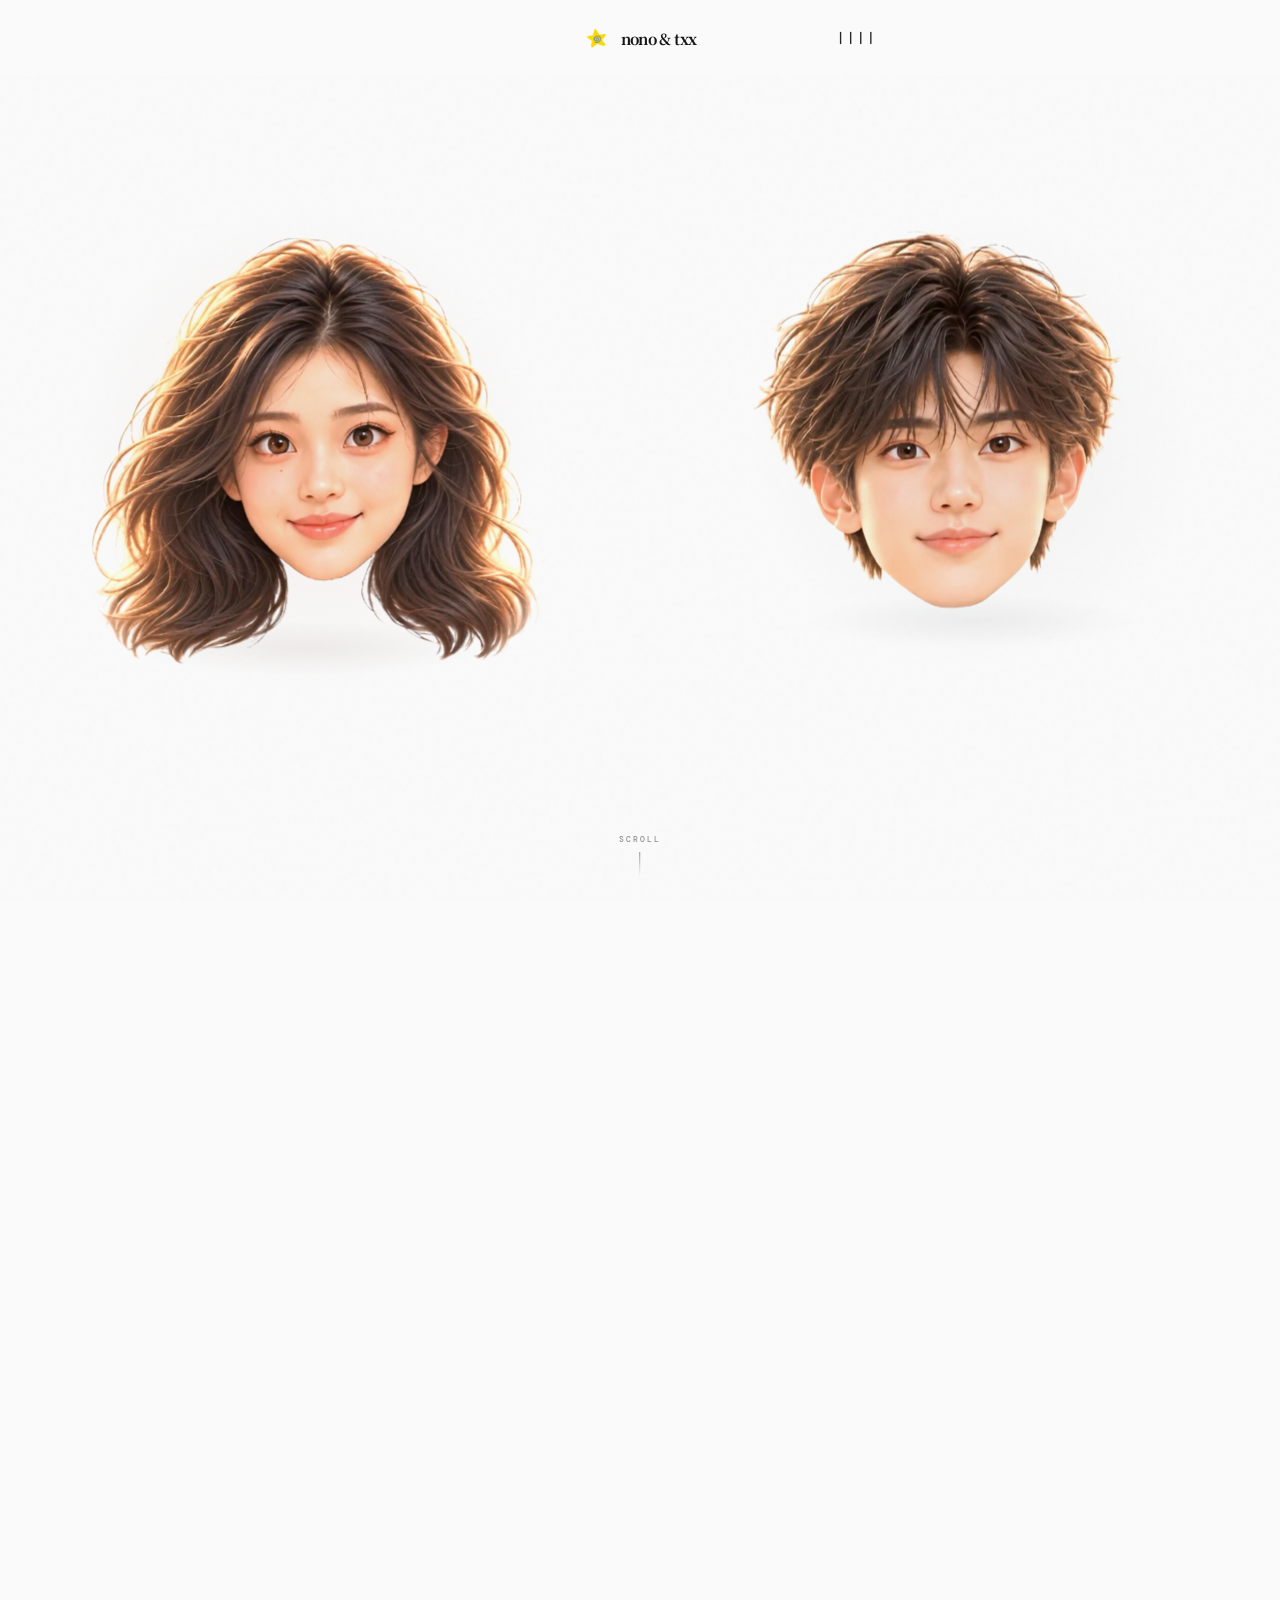
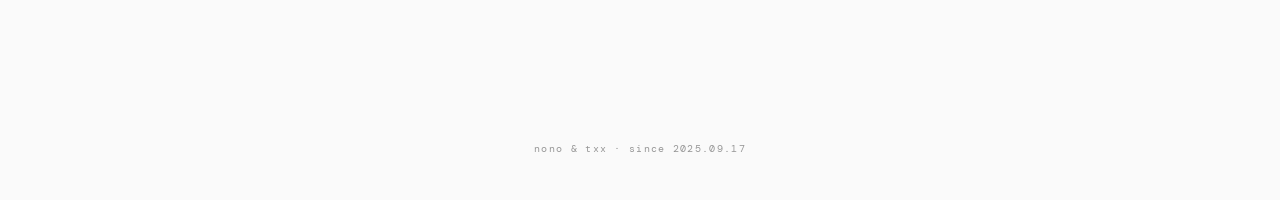
<file: index.html>
<!doctype html>
<html lang="zh-CN">
<head>
  <meta charset="UTF-8"><meta name="viewport" content="width=device-width,initial-scale=1"><meta name="theme-color" content="#fafafa">
  <link rel="icon" type="image/png" href="assets/site-logo-128.png">
  <link rel="apple-touch-icon" href="assets/site-logo.png">
  <link rel="stylesheet" href="assets/page-transitions.css">
  <link rel="preconnect" href="https://fonts.googleapis.com">
  <link rel="preconnect" href="https://fonts.gstatic.com" crossorigin>
  <link rel="stylesheet" href="https://fonts.googleapis.com/css2?family=DM+Mono:wght@400;500&family=Noto+Serif+SC:wght@500;600;700;900&family=Plus+Jakarta+Sans:wght@400;500;600;700;800&display=swap" media="print" onload="this.media='all'">
  <noscript><link rel="stylesheet" href="https://fonts.googleapis.com/css2?family=DM+Mono:wght@400;500&family=Noto+Serif+SC:wght@500;600;700;900&family=Plus+Jakarta+Sans:wght@400;500;600;700;800&display=swap"></noscript>
  <title>nono&amp;txx</title>
  <style>
    :root{--ink:var(--ui-ink);--paper:var(--ui-bg);--line:var(--ui-line);--mist:#e7e4dc;--coral:var(--ui-accent);--lime:#d5f05d;--blue:var(--ui-accent);--muted:var(--ui-muted);font-family:var(--ui-font-sans);color:var(--ink);background:var(--paper)}*{box-sizing:border-box}html{scroll-behavior:smooth}body{min-width:320px;margin:0;overflow-x:hidden;background:var(--paper)}button,input,textarea,select{font:inherit}button{cursor:pointer}button:focus-visible,a:focus-visible,input:focus-visible,textarea:focus-visible{outline-color:var(--ui-focus);outline-offset:3px}.site-header{position:relative;z-index:10;display:flex;align-items:center;justify-content:space-between;max-width:1440px;height:84px;margin:auto;padding:0 34px}.wordmark{display:flex;gap:11px;align-items:center;padding:0;color:inherit;border:0;background:none;font-size:.95rem;font-weight:800;letter-spacing:-.04em}.mark{display:grid;width:27px;height:27px;place-items:center;color:var(--ink);border-radius:50%;background:var(--lime);font-size:13px;box-shadow:3px 3px 0 var(--ink)}.header-right{display:flex;gap:19px;align-items:center;color:#60605b;font:11px "DM Mono",monospace;letter-spacing:.04em}.round-btn,.write-btn,.archive-btn,.filter,.view-btn,.edit-btn,.close{color:inherit;border:0;background:none}.round-btn{display:grid;width:34px;height:34px;padding:0;place-items:center;border:1px solid #c8c4b9;border-radius:50%}.round-btn:hover{color:var(--coral);border-color:var(--coral)}
    .hero-wrap{position:relative;z-index:1;max-width:1440px;margin:auto;padding:15px 34px 80px}.hero{position:relative;isolation:isolate;min-height:635px;padding:clamp(40px,7vw,108px) clamp(28px,7.5vw,110px);overflow:hidden;color:#f7f5ef;border-radius:32px;background:#0d0f12}.hero:before{position:absolute;z-index:-2;inset:0;content:"";background:radial-gradient(circle at 21% 0%,#1f342d 0,transparent 35%),radial-gradient(circle at 92% 95%,#6d2a27 0,transparent 45%),#0d0f12}.hero:after{position:absolute;z-index:-1;top:-54%;right:-17%;width:76%;aspect-ratio:1;content:"";border:1px solid #ffffff1b;border-radius:50%;box-shadow:0 0 0 58px #ffffff08,0 0 0 116px #ffffff06,0 0 0 174px #ffffff04}.hero>.eyebrow,.hero>h1,.hero>.hero-copy,.hero>.hero-actions{position:relative;z-index:2}.hero>.hero-note,.hero>.orbit,.hero>.ticker{z-index:2}.ambient-canvas{position:absolute;z-index:0;inset:0;width:100%;height:100%;pointer-events:none;mix-blend-mode:screen;opacity:.78}.hero-grid{position:absolute;z-index:1;inset:0;pointer-events:none;opacity:.28;background-image:linear-gradient(#fff5 1px,transparent 1px),linear-gradient(90deg,#fff5 1px,transparent 1px);background-size:92px 92px;mask-image:radial-gradient(ellipse 75% 75% at 68% 45%,#000,transparent 83%)}.ambient-blobs{position:absolute;z-index:1;inset:0;overflow:hidden;pointer-events:none}.ambient-blobs i{position:absolute;display:block;width:33vw;height:33vw;min-width:300px;min-height:300px;border-radius:50%;filter:blur(68px);opacity:.17;mix-blend-mode:screen}.ambient-blobs i:first-child{top:-18%;right:7%;background:#e4674f;animation:drift-one 18s ease-in-out infinite alternate}.ambient-blobs i:nth-child(2){bottom:-27%;left:25%;background:#d5f05d;animation:drift-two 23s ease-in-out infinite alternate}@keyframes drift-one{to{transform:translate3d(-13%,18%,0) scale(1.15)}}@keyframes drift-two{to{transform:translate3d(18%,-12%,0) scale(.82)}}.eyebrow{display:flex;gap:9px;align-items:center;margin:0 0 24px;color:#d2d0c8;font:500 11px/1 "DM Mono",monospace;letter-spacing:.1em}.pulse{display:block;width:7px;height:7px;border-radius:50%;background:var(--lime);box-shadow:0 0 0 5px #d5f05d26}.hero h1{max-width:690px;margin:0;font:600 clamp(3.4rem,7.2vw,7.2rem)/.99 "Noto Serif SC","Songti SC",serif;letter-spacing:-.09em}.hero h1 em{color:var(--lime);font-style:normal}.hero-copy{max-width:408px;margin:31px 0 34px;color:#cdcbc4;font-size:15px;line-height:1.8}.hero-actions{display:flex;flex-wrap:wrap;gap:12px;align-items:center}.write-btn{position:relative;display:inline-flex;gap:24px;align-items:center;min-height:50px;padding:0 14px 0 20px;overflow:hidden;color:var(--ink);border-radius:999px;background:var(--lime);font-size:13px;font-weight:800;transition:transform .25s ease,background .25s}.write-btn b{display:grid;width:29px;height:29px;place-items:center;color:var(--paper);border-radius:50%;background:var(--ink);font-size:16px;transition:transform .25s}.write-btn:hover{background:#e5fb8f}.write-btn:hover b{transform:rotate(90deg)}.text-link{display:inline-flex;gap:8px;align-items:center;padding:12px;color:#e5e3dc;border:0;background:transparent;font-size:12px;font-weight:700}.text-link:after{content:"↗";font-size:17px;transition:transform .22s}.text-link:hover:after{transform:translate(3px,-3px)}.hero-note{position:absolute;right:8.2%;bottom:63px;width:184px;color:#dad8d1;font:11px/1.7 "DM Mono",monospace}.hero-note:before{display:block;width:28px;height:1px;margin-bottom:13px;content:"";background:var(--coral)}
    .orbit{position:absolute;right:3.7%;top:84px;width:min(36vw,455px);height:415px;pointer-events:none}.orbit-line{position:absolute;inset:22px 0 0 18px;border:1px solid #fff2;border-radius:50%;transform:rotate(-27deg)}.orbit-line:after{position:absolute;top:29px;right:11px;width:13px;height:13px;content:"";border-radius:50%;background:var(--coral);box-shadow:0 0 0 7px #ff6a4d22}.polaroid{position:absolute;overflow:hidden;border:1px solid #ffffff28;box-shadow:0 20px 50px #0006;pointer-events:auto;transform-style:preserve-3d;transition:transform .25s ease,box-shadow .25s ease;will-change:transform}.polaroid:hover{box-shadow:0 28px 65px #0009}.polaroid img{display:block;width:100%;height:100%;object-fit:cover;pointer-events:none;filter:saturate(.88) contrast(1.03)}.polaroid:after{position:absolute;right:13px;bottom:12px;display:grid;width:24px;height:24px;place-items:center;color:var(--ink);border-radius:50%;background:var(--lime);content:"♡";font-size:15px}.photo-a{top:0;left:11%;width:183px;height:238px;transform:rotate(-7deg)}.photo-b{top:123px;right:4%;width:209px;height:267px;transform:rotate(9deg)}.photo-c{bottom:8px;left:30%;width:152px;height:176px;transform:rotate(-1deg)}.ticker{position:absolute;right:0;bottom:0;left:0;display:flex;height:57px;overflow:hidden;color:#8e8d87;border-top:1px solid #ffffff1a;white-space:nowrap;font:500 10px/57px "DM Mono",monospace;letter-spacing:.14em}.ticker div{display:flex;flex-shrink:0;min-width:max-content;animation:ticker 30s linear infinite}.ticker span{padding:0 31px}.ticker b{color:var(--lime);font-size:13px}@keyframes ticker{to{transform:translateX(-100%)}}
    .dashboard{position:relative;z-index:1;max-width:1372px;margin:0 auto;padding:4px 34px 110px}.control-row{display:flex;gap:22px;align-items:center;justify-content:space-between;padding:0 0 24px;border-bottom:1px solid var(--line)}.views{display:flex;gap:6px}.view-btn{min-height:36px;padding:0 12px;color:#77756e;border-radius:999px;font-size:12px;font-weight:700}.view-btn.active{color:var(--paper);background:var(--ink)}.control-right{display:flex;gap:12px;align-items:center}.search{display:flex;gap:9px;align-items:center;width:210px;height:36px;padding:0 11px;border-bottom:1px solid #aaa69b}.search input{width:100%;color:var(--ink);border:0;outline:0;background:transparent;font-size:12px}.search input::placeholder{color:#97948a}.archive-btn{display:inline-flex;gap:7px;align-items:center;min-height:36px;padding:0 13px;border:1px solid var(--ink);border-radius:999px;font-size:12px;font-weight:800;transition:color .2s,background .2s}.archive-btn:hover{color:var(--paper);background:var(--ink)}
    .overview{display:grid;grid-template-columns:1.06fr 1.7fr .74fr;gap:18px;margin:37px 0 82px}.stat-panel{min-height:307px;padding:27px;border-radius:17px;background:#e7e4dc}.stat-label,.panel-label{color:#696861;font:500 10px/1 "DM Mono",monospace;letter-spacing:.12em}.number{margin:50px 0 3px;font:700 clamp(4.4rem,8vw,7.2rem)/.82 "DM Mono",monospace;letter-spacing:-.11em}.stat-panel p{max-width:200px;margin:20px 0 0;color:#66655f;font-size:12px;line-height:1.65}.small-label{display:block;margin-top:22px;color:#85827a;font:10px "DM Mono",monospace}.map-panel{position:relative;min-height:307px;padding:27px;overflow:hidden;color:#f7f5ef;border-radius:17px;background:#252622}.map-panel:before{position:absolute;inset:0;content:"";opacity:.45;background:repeating-radial-gradient(circle at 50% 48%,transparent 0 39px,#e5e0ca11 40px 41px),repeating-linear-gradient(83deg,transparent 0 68px,#e5e0ca0e 69px 70px);transform:rotate(-10deg) scale(1.3)}.map-panel>*{position:relative}.map-panel h2{max-width:310px;margin:24px 0 0;font:600 27px/1.26 "Noto Serif SC",serif;letter-spacing:-.07em}.route{position:absolute;right:16%;bottom:53px;left:12%;height:81px;border-top:1px dashed #d5f05d;border-radius:50%;transform:rotate(-7deg)}.route:before,.route:after{position:absolute;width:11px;height:11px;content:"";border-radius:50%;background:var(--lime);box-shadow:0 0 0 5px #d5f05d29}.route:before{top:-6px;left:5%}.route:after{top:-4px;right:2%}.route-note{position:absolute;right:25px;bottom:25px;color:#dbd9d0;font:10px "DM Mono",monospace}.heart-panel{position:relative;min-height:307px;padding:27px;overflow:hidden;border-radius:17px;background:var(--coral)}.heart-panel:after{position:absolute;right:-28px;bottom:-48px;color:#ffb49f;content:"♡";font:220px/.75 Georgia,serif}.heart-panel .big-heart{position:relative;z-index:1;display:block;margin:55px 0 19px;color:#241d1d;font-size:80px;line-height:.8;transform:rotate(-9deg)}.heart-panel p{position:relative;z-index:1;max-width:135px;margin:0;color:#332323;font-size:12px;font-weight:700;line-height:1.55}
    .section-heading{display:flex;gap:18px;align-items:end;justify-content:space-between;margin-bottom:26px}.section-heading p{margin:0 0 12px;color:#77746d;font:500 10px "DM Mono",monospace;letter-spacing:.12em}.section-heading h2{margin:0;font:600 clamp(2rem,4vw,3.6rem)/1 "Noto Serif SC",serif;letter-spacing:-.08em}.section-heading>span{color:#77746d;font:11px "DM Mono",monospace}.memory-grid{display:grid;grid-auto-rows:234px;grid-template-columns:1.3fr .8fr .8fr;gap:14px}.memory-card{position:relative;isolation:isolate;padding:20px;overflow:hidden;color:#f8f6ee;border-radius:15px;background:#363633;transition:transform .3s cubic-bezier(.2,.8,.2,1),box-shadow .3s}.memory-card:hover{z-index:1;box-shadow:0 24px 38px #1717152b;transform:translateY(-7px)}.memory-card .cover{position:absolute;z-index:-1;inset:0;width:100%;height:100%;object-fit:cover;filter:brightness(.69) saturate(.84);transition:transform .8s cubic-bezier(.2,.8,.2,1),filter .5s}.memory-card:hover .cover{filter:brightness(.79) saturate(1);transform:scale(1.07)}.memory-card .card-top,.memory-card .card-bottom{position:relative;display:flex;gap:11px;justify-content:space-between}.memory-card .card-top{color:#ffffffb8;font:10px "DM Mono",monospace}.tag-dot{display:block;width:8px;height:8px;border-radius:50%;background:var(--lime)}.memory-card h3{position:absolute;bottom:17px;left:20px;max-width:80%;margin:0;font:600 clamp(1.15rem,2.2vw,1.8rem)/1.1 "Noto Serif SC",serif;letter-spacing:-.06em}.memory-card .card-bottom{position:absolute;right:19px;bottom:20px;width:30px;height:30px;align-items:center;justify-content:center;border:1px solid #fff8;border-radius:50%;font-size:18px}.memory-card.large{grid-row:span 2}.memory-card.text-card{color:var(--ink);background:var(--lime)}.memory-card.text-card .cover{display:none}.memory-card.text-card h3{position:relative;bottom:auto;left:auto;max-width:310px;margin:64px 0 0;font-size:clamp(1.8rem,3.7vw,3rem)}.memory-card.text-card .card-bottom{color:var(--ink);border-color:#1d1d1d}.memory-card.coral-card{background:var(--coral)}.memory-card.coral-card .cover{display:none}.memory-card.coral-card h3{bottom:20px}.memory-card.coral-card:after{position:absolute;top:-58px;right:-29px;color:#ffb6a4;content:"01";font:120px/.8 "DM Mono",monospace;letter-spacing:-.12em}.memory-card.wide{grid-column:span 2}
    .timeline-section{margin-top:102px}.timeline-controls{display:flex;flex-wrap:wrap;gap:8px;margin:0 0 28px}.filter{padding:7px 11px;color:#5d5c57;border:1px solid var(--line);border-radius:999px;font:11px "DM Mono",monospace;transition:.2s}.filter:hover,.filter.active{color:var(--ink);border-color:var(--ink);background:var(--lime)}.timeline{display:grid;grid-template-columns:220px 1fr;border-top:1px solid var(--ink)}.timeline-side{padding-top:20px}.timeline-side h3{margin:0;font:700 11px "DM Mono",monospace;letter-spacing:.1em}.timeline-side span{display:block;margin-top:10px;color:#77746d;font:11px/1.55 "DM Mono",monospace}.entry{position:relative;display:grid;grid-template-columns:83px 1fr auto auto;gap:20px;align-items:start;padding:23px 0;opacity:0;border-bottom:1px solid var(--line);transform:translateY(18px);transition:opacity .55s ease,transform .55s ease}.entry.revealed{opacity:1;transform:none}.entry-date{color:#6b6963;font:11px "DM Mono",monospace}.entry-date b{display:block;margin-top:4px;color:var(--ink);font-size:20px;letter-spacing:-.08em}.entry-info h3{margin:0;font:600 19px/1.2 "Noto Serif SC",serif;letter-spacing:-.05em}.entry-info p{max-width:490px;margin:7px 0 0;color:#65635d;font-size:12px;line-height:1.65}.entry-tags{margin-top:11px;color:#77746d;font:10px "DM Mono",monospace}.entry-preview{position:relative;width:112px;height:82px;overflow:hidden;border-radius:8px;background:#dedbd1}.entry-preview img,.entry-preview video{display:block;width:100%;height:100%;object-fit:cover;transition:transform .5s}.entry-preview a{display:grid;width:100%;height:100%;padding:9px;place-items:center;color:#5b5a54;background:#e5e1d4;text-align:center;text-decoration:none;font-size:10px}.entry:hover .entry-preview img{transform:scale(1.08)}.edit-btn{align-self:center;padding:7px;color:#74716b;font:11px "DM Mono",monospace}.edit-btn:hover{color:var(--coral)}.empty{display:grid;min-height:260px;padding:25px;place-items:center;color:#68665f;border:1px dashed #aaa69b;border-radius:16px;text-align:center}.empty b{display:block;color:var(--ink);font:600 22px "Noto Serif SC",serif}.empty p{font-size:12px}.site-footer{position:relative;padding:35px 34px;color:#a5a197;border-top:1px solid var(--line);font:10px "DM Mono",monospace;text-align:center;letter-spacing:.08em}
    dialog{width:min(calc(100vw - 30px),570px);max-height:92dvh;padding:0;overflow:auto;color:var(--ink);border:0;border-radius:20px;background:var(--paper);box-shadow:0 30px 100px #0008}dialog::backdrop{background:#1112148c;backdrop-filter:blur(7px)}.dialog-inner{padding:26px}.dialog-head{display:flex;gap:12px;align-items:flex-start;justify-content:space-between;margin-bottom:24px}.dialog-head p{margin:5px 0 0;color:#77746d;font:10px "DM Mono",monospace;letter-spacing:.08em}.dialog-head h2{margin:0;font:600 28px/1.1 "Noto Serif SC",serif;letter-spacing:-.08em}.close{display:grid;width:33px;height:33px;place-items:center;border:1px solid var(--line);border-radius:50%;font-size:18px}.form{display:grid;gap:15px}.form label{color:#5c5a54;font-size:11px;font-weight:700}.form input,.form textarea,.form select{display:block;width:100%;margin-top:7px;padding:12px 0;color:var(--ink);border:0;border-bottom:1px solid #aaa69b;border-radius:0;outline:0;background:transparent;font-size:14px}.form textarea{min-height:100px;resize:vertical}.split{display:grid;grid-template-columns:1fr 1fr;gap:18px}.actions{display:flex;gap:8px;justify-content:flex-end;margin-top:8px}.cancel{padding:0 16px;color:#55534e;border:0;background:transparent;font-size:12px;font-weight:700}.save{min-height:42px;padding:0 17px;color:var(--paper);border:0;border-radius:999px;background:var(--ink);font-size:12px;font-weight:800}.sharebox{text-align:left}.sharebox>p{max-width:380px;color:#696761;font-size:13px;line-height:1.7}.sharebox input{width:100%;padding:12px;color:#4d4b46;border:1px solid var(--line);border-radius:8px;background:#eeece5;font:10px "DM Mono",monospace}.copy-note{margin:13px 0 0;color:#77746d;font-size:11px}.mobile-action{display:none}
    @media(max-width:900px){.hero{min-height:720px}.orbit{top:300px;right:-3%;width:450px;transform:scale(.85);transform-origin:right top}.hero-note{right:auto;bottom:77px;left:9%}.overview{grid-template-columns:1fr 1.5fr}.heart-panel{display:none}.memory-grid{grid-template-columns:1.15fr .85fr}.memory-card.wide{grid-column:auto}.memory-card.large{grid-row:span 1}.timeline{grid-template-columns:160px 1fr}}@media(max-width:620px){.hero{min-height:680px;padding:49px 25px;border-radius:22px}.hero h1{font-size:clamp(3.05rem,14.5vw,4.6rem)}.hero-copy{max-width:270px;font-size:13px}.orbit{top:349px;right:-63px;transform:scale(.58);transform-origin:right top}.hero-note{bottom:74px;left:26px;width:138px;font-size:9px}.ticker{height:44px;font-size:8px;line-height:44px}.dashboard{padding:0 18px 70px}.control-row{padding-bottom:15px}.control-right{gap:8px}.search{width:36px;padding:0;border:0}.search input{display:none}.archive-btn{width:35px;padding:0;justify-content:center;font-size:0}.archive-btn svg{width:16px}.overview{grid-template-columns:1fr;gap:10px;margin:27px 0 58px}.stat-panel,.map-panel{min-height:235px}.number{margin:37px 0 3px}.section-heading{align-items:start;margin-bottom:20px}.section-heading h2{font-size:2.1rem}.section-heading>span{padding-top:7px}.memory-grid{grid-auto-rows:183px;grid-template-columns:1fr 1fr;gap:8px}.memory-card{padding:14px;border-radius:12px}.memory-card h3{bottom:13px;left:14px;font-size:1rem}.memory-card .card-bottom{right:12px;bottom:13px;width:25px;height:25px;font-size:14px}.memory-card.large{grid-row:span 2;grid-column:span 2}.memory-card.text-card h3{margin:38px 0 0;font-size:1.85rem}.timeline-section{margin-top:68px}.timeline{grid-template-columns:1fr}.timeline-side{display:flex;align-items:baseline;justify-content:space-between;padding:0 0 13px}.timeline-side span{margin:0}.entry{grid-template-columns:54px 1fr;gap:10px;padding:17px 0}.entry-info h3{font-size:17px}.entry-preview{grid-column:2;width:100%;height:130px;margin-top:4px}.edit-btn{display:none}.split{grid-template-columns:1fr}.mobile-action{position:fixed;z-index:15;right:17px;bottom:17px;display:grid;width:52px;height:52px;place-items:center;color:var(--ink);border:1px solid var(--ink);border-radius:50%;background:var(--lime);box-shadow:4px 4px 0 var(--ink);font-size:23px}.site-footer{padding:27px 18px;font-size:8px}}@media(prefers-reduced-motion:reduce){*,*:before,*:after{scroll-behavior:auto!important;animation-duration:.001ms!important;animation-iteration-count:1!important;transition-duration:.001ms!important}.cursor-glow,.ambient-canvas,.ambient-blobs{display:none}}
    /* 中文回忆档案：原创的奶油白/森林绿沉浸式首屏 */
    :root{--ink:var(--ui-ink);--paper:var(--ui-bg);--line:var(--ui-line);--lime:#b7d879;--coral:var(--ui-accent);--blue:var(--ui-accent);--muted:var(--ui-muted)}
    .site-header{position:fixed;top:0;right:0;left:0;z-index:20;max-width:none;height:82px;padding:0 clamp(22px,5vw,76px);transition:background .3s,box-shadow .3s}
    .site-header.scrolled{background:#fafafa;box-shadow:none;backdrop-filter:none}
    .site-nav{display:flex;gap:25px;align-items:center}.site-nav button{padding:4px 0;color:#344036;border:0;background:transparent;font-size:12px;letter-spacing:.05em}.site-nav button:hover{opacity:.58}.wordmark{position:absolute;left:50%;font-family:"Noto Serif SC","Songti SC",serif;font-weight:700;transform:translateX(-50%)}.mark{width:21px;height:21px;color:#f6f3ec;background:#314536;box-shadow:none;font-size:10px}.header-right{font-family:inherit}.header-write{padding:10px 17px!important;color:#f6f3ec!important;border-radius:999px!important;background:#314536!important;font-size:12px!important;font-weight:700!important;transition:transform .25s,background .25s}.header-write:hover{background:#516d58!important;transform:translateY(-2px)}
    .hero-wrap{max-width:none;margin:0;padding:0}.hero{min-height:max(720px,100vh);padding:clamp(160px,20vh,230px) clamp(24px,11vw,170px) 70px;color:#27352b;border-radius:0;background:#d9dfd3}.wallpaper-backdrop{position:absolute;z-index:-4;inset:0;width:100%;height:100%;object-fit:cover;object-position:center 50%;filter:saturate(.82) contrast(.97) brightness(1.04);animation:slow-pan 18s ease-in-out infinite alternate}.hero:before{z-index:-3;background:linear-gradient(90deg,rgba(246,243,236,.9) 0%,rgba(246,243,236,.7) 39%,rgba(228,232,212,.38) 63%,rgba(210,223,200,.14) 100%)}@keyframes slow-pan{to{transform:scale(1.055)}}.hero:after{top:auto;right:-11%;bottom:-48%;width:74%;border-color:#27402a22;box-shadow:0 0 0 56px #27402a0a,0 0 0 112px #27402a08,0 0 0 168px #27402a06}.hero-grid{opacity:.2;background-image:linear-gradient(#31453621 1px,transparent 1px),linear-gradient(90deg,#31453621 1px,transparent 1px);mask-image:linear-gradient(90deg,transparent,#000 27%,#000)}.ambient-canvas{mix-blend-mode:multiply;opacity:.32}.ambient-blobs i{filter:blur(90px);opacity:.2;mix-blend-mode:multiply}.ambient-blobs i:first-child{background:#758d6b}.ambient-blobs i:nth-child(2){background:#d88d72}.hero>.eyebrow,.hero>h1,.hero>.hero-copy,.hero>.hero-actions{z-index:4}.eyebrow{margin-bottom:25px;color:#4b584d;font-family:"DM Mono",monospace;letter-spacing:.13em}.pulse{background:#6a945c;box-shadow:0 0 0 5px #6a945c2b}.hero h1{max-width:760px;font:600 clamp(3.2rem,6.9vw,7rem)/1.05 "Noto Serif SC","Songti SC",serif;letter-spacing:-.08em}.hero h1 em{color:#53754d}.hero-copy{max-width:470px;margin:27px 0 34px;color:#49554b;font-size:15px;line-height:1.85}.write-btn{color:#f6f3ec;background:#314536}.write-btn b{color:#314536;background:#d7ed9e}.write-btn:hover{background:#48664c}.text-link{color:#314536}.hero-note{right:7.5%;bottom:85px;color:#304234;font-family:"Noto Serif SC",serif;font-size:12px}.hero-note:before{background:#c66d58}.orbit{right:8%;top:20%;width:min(35vw,480px);height:440px;opacity:.95}.orbit-line{border-color:#31453642}.orbit-line:after{background:#c66d58;box-shadow:0 0 0 7px #c66d5824}.polaroid{border-color:#f9f6eb9c;box-shadow:0 24px 55px #20332635}.polaroid:after{color:#314536;background:#d7ed9e}.ticker{height:52px;color:#405044;border-color:#30423325;font-family:"DM Mono",monospace;line-height:52px}.ticker b{color:#6d905e}
    .overview{margin-top:62px}.stat-panel{background:#e5e8dc}.map-panel{background:#334536}.heart-panel{background:#c87561}.section-heading h2,.entry-info h3,.empty b,.dialog-head h2{font-family:"Noto Serif SC","Songti SC",serif}.site-footer{color:#617064}
    .eyebrow{font-size:0}.eyebrow:after{content:"NONO & TXX · 我们的回忆档案";font:500 11px/1 "DM Mono",monospace;letter-spacing:.11em}.ticker div{display:none}.ticker:after{content:"照片 / 地点 / 声音 / 故事　✦　平凡的日子，也值得被记住　✦　照片 / 地点 / 声音 / 故事　✦　平凡的日子，也值得被记住";display:block;min-width:max-content;padding-left:34px;animation:ticker 30s linear infinite}.stat-label{font-size:0}.stat-label:after{content:"相伴天数";font:500 10px/1 "DM Mono",monospace;letter-spacing:.12em}.map-panel .panel-label{font-size:0}.map-panel .panel-label:after{content:"我们的旅程 / 2025.09.17 至今";font:500 10px/1 "DM Mono",monospace;letter-spacing:.08em}.heart-panel .panel-label{font-size:0}.heart-panel .panel-label:after{content:"留住这一刻";font:500 10px/1 "DM Mono",monospace;letter-spacing:.12em}.route-note{font-size:0}.route-note:after{content:"从这里，到以后";font:10px "DM Mono",monospace}.timeline-section .section-heading p{font-size:0}.timeline-section .section-heading p:after{content:"按日期，也按心情";font:500 10px "DM Mono",monospace;letter-spacing:.12em}.timeline-section .section-heading>span{font-size:0}.timeline-section .section-heading>span:after{content:"回忆片段";font:11px "DM Mono",monospace}.timeline-side h3{font-size:0}.timeline-side h3:after{content:"2025.09.17\A 至今";white-space:pre;font:700 11px/1.4 "DM Mono",monospace;letter-spacing:.1em}.edit-btn{font-size:0}.edit-btn:after{content:"编辑";font:11px "DM Mono",monospace}.site-footer{font-size:0}.site-footer:after{content:"只属于我们的回忆档案 · 2026";font:10px "DM Mono",monospace;letter-spacing:.08em}
    @media(max-width:700px){.site-header{height:68px;padding:0 20px}.site-nav{display:none}.wordmark{position:static;transform:none}.header-right .header-note{display:none}.header-write{padding:9px 13px!important}.hero{min-height:760px;padding:140px 26px 54px}.hero h1{font-size:clamp(3rem,15vw,4.8rem)}.orbit{top:360px;right:-63px}.hero-note{bottom:72px;left:26px;right:auto}.overview{margin-top:35px}}
    /* Page one: intentionally quiet. Page two will be designed separately. */
    .grain,.cursor-glow{display:none}.site-header{height:76px;background:#fafafa;box-shadow:none!important}.site-nav,.header-right{display:none}.wordmark{color:#171717}.mark{color:#fff;background:#171717}.hero-wrap{padding:0}.hero.cover-page{min-height:100svh;padding:0;overflow:hidden;color:#171717;background:#fafafa}.hero.cover-page:before,.hero.cover-page:after,.cover-page .ambient-canvas,.cover-page .ambient-blobs,.cover-page .hero-grid,.cover-page .ticker,.cover-page .hero-note{display:none}.cover-brand{position:absolute;z-index:4;top:50%;left:50%;margin:0;color:#171717;font:600 clamp(1.15rem,2vw,1.8rem)/1 "Noto Serif SC","Songti SC",serif;letter-spacing:-.06em;transform:translate(-50%,-50%);white-space:nowrap}.cover-brand:before{display:block;margin:0 auto 13px;color:#a8a8a8;content:"♥";font:14px/1 sans-serif;text-align:center}.cover-portrait{position:absolute;z-index:2;bottom:14svh;width:min(41vw,610px);max-height:76svh;object-fit:contain;filter:none;transition:transform .6s cubic-bezier(.2,.8,.2,1)}.cover-portrait.girl{left:5vw}.cover-portrait.boy{right:5vw}.cover-page:hover .girl{transform:translate3d(1.1vw,-.8vw,0) rotate(-1deg)}.cover-page:hover .boy{transform:translate3d(-1.1vw,-.8vw,0) rotate(1deg)}.cover-page .hero-actions{display:none}.dashboard{display:none}@media(max-width:700px){.hero.cover-page{min-height:100svh}.cover-brand{top:47%;font-size:1.2rem}.cover-portrait{bottom:22svh;width:60vw;max-height:58svh}.cover-portrait.girl{left:-6vw}.cover-portrait.boy{right:-6vw}}
    .cover-brand{display:none}.cover-portrait{top:50%;bottom:auto;width:min(55vw,813px);max-height:78svh;transition:none;transform:translateY(-50%)!important}.cover-portrait.girl{left:-7vw;transform:translateY(-50%)!important}.cover-portrait.boy{right:-7vw;transform:translateY(-50%) rotate(-5deg)!important}.cover-page:hover .girl{transform:translateY(-50%)!important}.cover-page:hover .boy{transform:translateY(-50%) rotate(-5deg)!important}@media(max-width:700px){.cover-portrait{top:50%;bottom:auto;width:46vw;max-height:66svh}.cover-portrait.girl{left:2vw}.cover-portrait.boy{right:2vw}}
    .cover-portrait.girl{left:-3vw}.cover-portrait.boy{right:-3vw;transform:translateY(-50%) rotate(-10deg)!important}.cover-page:hover .boy{transform:translateY(-50%) rotate(-10deg)!important}
    .hero.cover-page{background:radial-gradient(circle at 18% 48%,rgba(214,185,172,.18),transparent 31%),radial-gradient(circle at 82% 46%,rgba(184,199,191,.16),transparent 30%),linear-gradient(180deg,#fff 0%,#fdfcfb 100%)}.hero.cover-page:before{display:block;z-index:0;opacity:.16;background-image:url("data:image/svg+xml,%3Csvg viewBox='0 0 160 160' xmlns='http://www.w3.org/2000/svg'%3E%3Cfilter id='p'%3E%3CfeTurbulence type='fractalNoise' baseFrequency='.95' numOctaves='3' stitchTiles='stitch'/%3E%3C/filter%3E%3Crect width='100%25' height='100%25' filter='url(%23p)' opacity='.16'/%3E%3C/svg%3E");mix-blend-mode:multiply}.cover-details{position:absolute;z-index:1;inset:0;overflow:hidden;pointer-events:none}.cover-details:before{position:absolute;top:50%;left:50%;width:min(47vw,690px);aspect-ratio:1;content:"";border:1px solid rgba(39,39,39,.055);border-radius:50%;box-shadow:0 0 0 54px rgba(39,39,39,.018),0 0 0 108px rgba(39,39,39,.012);transform:translate(-50%,-50%)}.cover-details:after{position:absolute;right:9vw;bottom:8.5vh;left:9vw;height:1px;content:"";background:linear-gradient(90deg,transparent,rgba(38,38,38,.13) 18%,rgba(38,38,38,.13) 82%,transparent)}.cover-details i{position:absolute;display:block;border:1px solid rgba(65,65,65,.075);border-radius:50%}.cover-details i:first-child{top:18%;left:5%;width:29vw;aspect-ratio:1;border-right-color:transparent;border-bottom-color:transparent;transform:rotate(-18deg)}.cover-details i:nth-child(2){right:4%;bottom:13%;width:25vw;aspect-ratio:1;border-top-color:transparent;border-left-color:transparent;transform:rotate(14deg)}.cover-details i:nth-child(3){top:14%;left:50%;width:48px;height:22px;border:0;border-radius:0;background:radial-gradient(circle,rgba(48,48,48,.22) 1px,transparent 1.5px);background-size:12px 11px;transform:translateX(-50%);opacity:.42}.cover-details span{position:absolute;width:5px;height:5px;border:1px solid rgba(45,45,45,.2);border-radius:50%}.cover-details span:first-of-type{top:24%;left:47%}.cover-details span:last-of-type{right:46%;bottom:19%}.cover-portrait{filter:drop-shadow(0 28px 24px rgba(57,41,34,.1))}
    .cover-details:before,.cover-details:after,.cover-details i{display:none}.motion-sequence{position:relative;height:200svh;background:#fafafa}.motion-sequence .hero-wrap{position:sticky;top:0;height:100svh}
    .hero.cover-page{background:#fafafa}.motion-decoder{position:absolute;z-index:3;top:50%;width:min(55vw,813px);height:auto;opacity:0;pointer-events:none;transform:translate3d(var(--motion-x,0vw),-50%,0) scale(.6667);filter:brightness(1.07) contrast(1.09) saturate(1.02);mix-blend-mode:multiply;will-change:transform;cursor:pointer}.motion-decoder#girlMotion{left:-3vw;-webkit-mask-image:radial-gradient(ellipse 64% 52% at 50% 46%,#000 0%,#000 78%,transparent 96%);mask-image:radial-gradient(ellipse 64% 52% at 50% 46%,#000 0%,#000 78%,transparent 96%)}.motion-decoder#boyMotion{top:48%;right:-3vw;width:min(59vw,860px);filter:brightness(1.06) contrast(1.04) saturate(1.03);mix-blend-mode:multiply;-webkit-mask-image:radial-gradient(ellipse 50% 30% at 50% 48%,#000 0%,#000 94%,transparent 100%),linear-gradient(180deg,#000 0%,#000 70%,transparent 72%);-webkit-mask-composite:source-in;mask-image:radial-gradient(ellipse 50% 30% at 50% 48%,#000 0%,#000 94%,transparent 100%),linear-gradient(180deg,#000 0%,#000 70%,transparent 72%);mask-composite:intersect}.motion-decoder#girlMotion.is-active,.motion-decoder#boyMotion.is-active{pointer-events:auto}
    .archive-intro{position:absolute;z-index:2;top:50%;left:50%;width:min(37vw,500px);color:#252525;text-align:center;transform:translate(-50%,-46%);pointer-events:none}.archive-intro .reveal-line{opacity:0;transform:translateY(18px);will-change:opacity,transform}.archive-intro .archive-title{margin:0;font:400 clamp(3.2rem,6vw,5.8rem)/.8 "Snell Roundhand","Apple Chancery",cursive;letter-spacing:0}.archive-since{display:flex;align-items:center;justify-content:center;gap:clamp(28px,4vw,60px);margin:31px 0 27px;color:#939393;font:500 clamp(10px,1.1vw,14px)/1 "DM Mono",monospace;letter-spacing:.16em}.archive-since span{font-size:inherit}.archive-since b{color:#5f775f;font:500 clamp(18px,2.1vw,28px)/1 "Noto Serif SC",serif;letter-spacing:.12em}.archive-menu{margin:0;padding:16px 0;border-top:1px solid rgba(222,222,222,var(--menu-opacity,0));border-bottom:1px solid rgba(222,222,222,var(--menu-opacity,0))}.archive-row{display:grid;grid-template-columns:34px 1fr auto;gap:16px;align-items:baseline;min-height:45px;padding:9px 4px;text-align:left}.archive-row small{color:#aaa;font:11px/1 "DM Mono",monospace}.archive-row strong{font:500 clamp(14px,1.4vw,19px)/1.2 "Noto Serif SC",serif;letter-spacing:.08em}.archive-row em{color:#858585;font:italic 15px/1 Georgia,"Times New Roman",serif}.archive-foot{margin:24px 0 0;color:#a0a0a0;font:500 10px/1 "DM Mono",monospace;letter-spacing:.28em}@media(max-width:700px){.archive-intro{width:56vw;transform:translate(-50%,-43%)}.archive-intro .archive-title{font-size:2.8rem}.archive-since{gap:16px;margin:19px 0 16px;font-size:7px}.archive-since b{font-size:14px}.archive-menu{padding:8px 0}.archive-row{grid-template-columns:24px 1fr;gap:7px;min-height:31px;padding:5px 10px}.archive-row small{font-size:8px}.archive-row strong{font-size:11px}.archive-row em{display:none}.archive-foot{margin-top:15px;font-size:7px}}
    .archive-menu{position:relative;border:0}.archive-menu:before,.archive-menu:after{position:absolute;left:25%;width:50%;height:1px;content:"";background:rgba(222,222,222,var(--menu-opacity,0))}.archive-menu:before{top:0}.archive-menu:after{bottom:0}.archive-row{display:flex;align-items:center;justify-content:center;text-align:center}
    .archive-menu{pointer-events:auto}.menu-label{position:relative;display:flex;width:min(70%,160px);min-height:32px;align-items:center;justify-content:center;transition:transform .34s cubic-bezier(.2,.9,.2,1.18);will-change:transform}.menu-point{position:absolute;display:block;width:5px;height:5px;border-radius:50%;background:#252525;opacity:.48;transition:width .28s cubic-bezier(.2,.8,.2,1),height .28s cubic-bezier(.2,.8,.2,1),opacity .28s}.menu-point.top{top:0;left:50%;transform:translate(-50%,-50%)}.menu-point.bottom{bottom:0;left:50%;transform:translate(-50%,50%)}.menu-point.left{top:50%;left:0;transform:translate(-50%,-50%)}.menu-point.right{top:50%;right:0;transform:translate(50%,-50%)}.archive-row:hover .menu-label{transform:scale(1.1)}.archive-row:hover .menu-point{opacity:.78}.archive-row:hover .menu-point.top,.archive-row:hover .menu-point.bottom{width:28px;height:3px}.archive-row:hover .menu-point.left,.archive-row:hover .menu-point.right{width:3px;height:20px}@media(prefers-reduced-motion:reduce){.menu-label,.menu-point{transition:none}}
    .menu-point{width:1.2px;height:1.2px;opacity:.24}.archive-row:focus-visible{outline:0}.archive-row:hover .menu-label,.archive-row:focus-visible .menu-label{transform:scale(1.1)}.archive-row:hover .menu-point,.archive-row:focus-visible .menu-point{border-radius:0;opacity:.42}.archive-row:hover .menu-point.top,.archive-row:hover .menu-point.bottom,.archive-row:focus-visible .menu-point.top,.archive-row:focus-visible .menu-point.bottom{width:16px;height:.5px}.archive-row:hover .menu-point.left,.archive-row:hover .menu-point.right,.archive-row:focus-visible .menu-point.left,.archive-row:focus-visible .menu-point.right{width:.5px;height:11px}
    body.profile-open{overflow:hidden;animation:none}body.profile-open .motion-sequence,body.profile-open .site-header{visibility:hidden}.profile-layer{position:fixed;z-index:80;inset:0;isolation:isolate;visibility:hidden;overflow-y:auto;color:#202020;background:#fafafa;opacity:0;pointer-events:none;transform:translateY(18px);transition:opacity .48s ease,transform .6s cubic-bezier(.2,.8,.2,1),visibility 0s .6s;overscroll-behavior:contain}.profile-layer.is-open{visibility:visible;opacity:1;pointer-events:auto;transform:none;transition-delay:0s}.profile-head{position:fixed;z-index:3;top:0;left:0;right:0;display:flex;height:76px;align-items:center;justify-content:space-between;padding:0 42px;background:rgba(255,255,255,.86);box-shadow:0 12px 34px rgba(32,32,32,.028);backdrop-filter:blur(14px)}.profile-head span{font:500 10px/1 "DM Mono",monospace;letter-spacing:.22em;text-transform:uppercase}.profile-close{padding:8px 0;color:#777;border:0;background:none;font:500 10px/1 "DM Mono",monospace;letter-spacing:.18em;cursor:pointer}.profile-close:hover{color:#202020}.profile-page{display:grid;min-height:100svh;grid-template-columns:minmax(290px,42vw) 1fr;align-items:center;padding:116px clamp(42px,7vw,118px) 72px;gap:clamp(44px,8vw,140px);box-sizing:border-box}.profile-page:first-of-type{background:#fff}.profile-page+.profile-page{border-top:1px solid rgba(32,32,32,.07)}.profile-portrait-wrap{position:sticky;top:112px;align-self:start;display:flex;min-height:calc(100svh - 180px);align-items:center;justify-content:center;isolation:isolate}.profile-portrait-wrap::before{position:absolute;z-index:-1;width:72%;aspect-ratio:1;border-radius:50%;background:radial-gradient(circle,rgba(164,93,99,.09),rgba(198,181,170,.035) 52%,transparent 74%);filter:blur(14px);content:""}.profile-portrait{position:relative;display:block;width:min(38vw,570px);max-height:72svh;border:0;background:transparent;object-fit:contain;cursor:pointer;filter:brightness(1.04) contrast(1.03) saturate(.92);mix-blend-mode:multiply;-webkit-mask-image:radial-gradient(ellipse 58% 48% at 50% 48%,#000 0%,#000 82%,transparent 100%);mask-image:radial-gradient(ellipse 58% 48% at 50% 48%,#000 0%,#000 82%,transparent 100%);transition:transform .45s cubic-bezier(.2,.8,.2,1)}.profile-portrait:hover{transform:scale(.985)}.profile-copy{max-width:660px}.profile-kicker{margin:0 0 30px;color:#7f8d80;font:500 10px/1 "DM Mono",monospace;letter-spacing:.28em;text-transform:uppercase}.profile-name{margin:0;font:400 clamp(4.8rem,10vw,9.5rem)/.78 "Snell Roundhand","Apple Chancery",cursive;letter-spacing:-.055em}.profile-note{max-width:450px;margin:44px 0 0;color:#686868;font:400 clamp(14px,1.2vw,18px)/1.9 "Noto Serif SC","Songti SC",serif}.profile-index{display:block;margin-bottom:34px;color:#aaa;font:500 10px/1 "DM Mono",monospace;letter-spacing:.2em}.profile-section-title{margin:0 0 58px;font:400 clamp(2.2rem,4vw,4.5rem)/1.05 "Noto Serif SC","Songti SC",serif;letter-spacing:.04em}.profile-fields{display:grid;grid-template-columns:repeat(2,minmax(0,1fr));gap:38px 52px}.profile-field{min-height:54px;border-bottom:1px solid rgba(32,32,32,.16)}.profile-field span{display:block;margin-bottom:24px;color:#999;font:500 9px/1 "DM Mono",monospace;letter-spacing:.22em;text-transform:uppercase}.profile-quote{max-width:720px;margin:0;font:400 clamp(2.1rem,4.4vw,5rem)/1.35 "Noto Serif SC","Songti SC",serif}.profile-sign{margin:54px 0 0;color:#5f775f;font:500 10px/1 "DM Mono",monospace;letter-spacing:.24em}.profile-hint{position:absolute;right:42px;bottom:30px;color:#aaa;font:500 9px/1 "DM Mono",monospace;letter-spacing:.16em}@media(max-width:760px){.profile-head{height:64px;padding:0 20px}.profile-page{grid-template-columns:1fr;min-height:auto;padding:94px 24px 64px;gap:18px}.profile-page:first-of-type{min-height:100svh}.profile-portrait-wrap{position:relative;top:auto;min-height:42svh}.profile-portrait{width:min(82vw,470px);max-height:48svh}.profile-copy{text-align:center}.profile-name{font-size:clamp(4.6rem,24vw,7rem)}.profile-note{margin:30px auto 0}.profile-fields{grid-template-columns:1fr}.profile-page:not(:first-of-type){padding-top:80px;padding-bottom:90px}.profile-hint{right:20px;bottom:18px}}
    @media(prefers-reduced-motion:reduce){.profile-layer,.profile-portrait{transition:none}}
    .profile-gallery-page{display:grid;min-height:100svh;padding-top:76px;grid-template-rows:1fr 1fr;background:#fafafa}.profile-gallery-layer{position:relative;display:grid;min-height:calc((100svh - 76px)/2);grid-template-columns:minmax(190px,27vw) 1fr;align-items:center;overflow:hidden;border-top:1px solid rgba(32,32,32,.08)}.profile-gallery-copy{padding-left:clamp(42px,7vw,118px)}.profile-gallery-copy span{display:block;margin-bottom:15px;color:#aaa;font:500 9px/1 "DM Mono",monospace;letter-spacing:.22em}.profile-gallery-copy h3{margin:0;color:#292929;font:400 clamp(1.7rem,3.2vw,3.5rem)/1.05 "Noto Serif SC","Songti SC",serif;letter-spacing:.02em}.profile-gallery-copy p{margin:11px 0 0;color:#8b8b8b;font:10px/1.5 "DM Mono",monospace;letter-spacing:.12em}.profile-carousel{position:relative;height:100%;min-height:330px;overflow:hidden;outline:0}.profile-gallery-stage{position:absolute;inset:0}.profile-gallery-card{position:absolute;top:50%;display:block;width:min(31vw,420px);height:min(31vh,290px);padding:0;overflow:hidden;border:1px solid rgba(34,34,34,.1);border-radius:4px;background:#f0eee9;box-shadow:0 18px 48px rgba(39,34,29,.12);transition:transform .55s cubic-bezier(.22,.78,.2,1),opacity .38s;transform-origin:center}.profile-gallery-card img{display:block;width:100%;height:100%;object-fit:contain;background:#eeeae3}.profile-gallery-card.is-current{z-index:3;left:50%;transform:translate(-50%,-50%)}.profile-gallery-card.is-prev{z-index:1;left:0;opacity:.5;transform:translate(-43%,-50%) scale(.86);-webkit-mask-image:linear-gradient(90deg,transparent 0,#000 58%);mask-image:linear-gradient(90deg,transparent 0,#000 58%)}.profile-gallery-card.is-next{z-index:1;right:0;opacity:.5;transform:translate(43%,-50%) scale(.86);-webkit-mask-image:linear-gradient(90deg,#000 42%,transparent 100%);mask-image:linear-gradient(90deg,#000 42%,transparent 100%)}.profile-gallery-empty{position:absolute;inset:0;display:grid;place-items:center;color:#aaa;text-align:center;font:10px/1.8 "DM Mono",monospace;letter-spacing:.1em}.profile-gallery-meta{position:absolute;z-index:4;right:24px;bottom:22px;left:24px;text-align:center;pointer-events:none}.profile-gallery-meta b{display:block;margin-bottom:5px;color:#35312e;font:500 15px/1.3 "Noto Serif SC","Songti SC",serif}.profile-gallery-meta span{display:block;overflow:hidden;color:#817b75;font:11px/1.45 "Noto Serif SC","Songti SC",serif;text-overflow:ellipsis;white-space:nowrap}.profile-gallery-layer[data-layer="self"] .profile-gallery-meta{display:none}.profile-gallery-manage{position:absolute;z-index:6;top:22px;right:26px;display:grid;width:31px;height:31px;padding:0;place-items:center;color:#333;border:1px solid rgba(32,32,32,.42);border-radius:3px;background:rgba(250,250,250,.78);font:300 20px/1 sans-serif;backdrop-filter:blur(8px)}.profile-gallery-manage:hover{color:#fff;background:#222}.profile-manager-meta.is-hidden{display:none}.profile-manager-list{display:grid;gap:8px;margin-top:20px}.profile-manager-item{display:grid;grid-template-columns:54px 1fr auto;gap:12px;align-items:center;padding:9px;border:1px solid var(--line);border-radius:9px}.profile-manager-item img{width:54px;height:54px;object-fit:cover;border-radius:5px;background:#eee}.profile-manager-item b,.profile-manager-item span{display:block}.profile-manager-item b{font-size:12px}.profile-manager-item span{margin-top:4px;color:#888;font-size:10px}.profile-manager-actions{display:flex;gap:5px}.profile-manager-actions button{padding:7px 9px;color:#555;border:1px solid #d5d0c5;border-radius:4px;background:transparent;font-size:10px}.profile-manager-actions .profile-remove{color:#9a4e4e}.profile-manager-empty{padding:20px 0;color:#999;text-align:center;font-size:11px}.profile-manager-note{margin:12px 0 0;color:#888;font-size:10px;line-height:1.6}.profile-edit-cancel[hidden]{display:none}.profile-gallery-card:focus-visible,.profile-gallery-manage:focus-visible{outline:2px solid #333;outline-offset:3px}@media(max-width:760px){.profile-gallery-page{padding-top:64px}.profile-gallery-layer{min-height:560px;grid-template-columns:1fr;grid-template-rows:auto 1fr}.profile-gallery-copy{padding:34px 24px 0;text-align:center}.profile-carousel{min-height:430px}.profile-gallery-card{width:min(64vw,360px);height:300px}.profile-gallery-meta{bottom:24px}.profile-gallery-manage{top:18px;right:18px}}
    .profile-gallery-layer[data-layer="self"],.profile-gallery-layer[data-layer="partner"]{grid-template-columns:1fr}.profile-gallery-layer[data-layer="self"] .profile-carousel,.profile-gallery-layer[data-layer="partner"] .profile-carousel{grid-column:1/-1}.profile-gallery-layer[data-layer="partner"] .profile-gallery-copy{position:absolute;z-index:5;top:25px;left:clamp(28px,4vw,64px);padding:0;pointer-events:none}.profile-gallery-layer[data-layer="partner"] .profile-gallery-copy h3{font:500 clamp(14px,1.15vw,18px)/1.2 "Noto Serif SC","Songti SC",serif;letter-spacing:.05em}.profile-gallery-stage{--gallery-card-width:clamp(170px,18vw,300px);display:flex;align-items:center;gap:clamp(14px,1.5vw,24px);padding:52px calc(50% - var(--gallery-card-width)/2) 16px;overflow-x:auto;overflow-y:hidden;scrollbar-width:none;-webkit-mask-image:linear-gradient(90deg,transparent 0,#000 8%,#000 92%,transparent 100%);mask-image:linear-gradient(90deg,transparent 0,#000 8%,#000 92%,transparent 100%)}.profile-gallery-stage::-webkit-scrollbar{display:none}.profile-gallery-card,.profile-gallery-card.is-prev,.profile-gallery-card.is-next,.profile-gallery-card.is-current{position:relative;z-index:1;top:auto;right:auto;left:auto;flex:0 0 var(--gallery-card-width);width:var(--gallery-card-width);height:clamp(190px,26vh,260px);border-color:rgba(34,34,34,.07);border-radius:14px;box-shadow:0 12px 34px rgba(39,34,29,.075);opacity:.74;transform:scale(.985);-webkit-mask-image:none;mask-image:none;transition:opacity .3s,transform .3s,box-shadow .3s}.profile-gallery-card.is-current{z-index:2;opacity:1;transform:scale(1);box-shadow:0 18px 46px rgba(39,34,29,.105)}.profile-gallery-empty{position:relative;inset:auto;flex:0 0 100%;height:100%}.profile-gallery-meta{bottom:12px}.profile-gallery-playback{position:absolute;z-index:6;right:30px;bottom:20px;display:grid;width:30px;height:30px;padding:0;place-items:center;color:#4f4f4f;border:1px solid rgba(32,32,32,.16);border-radius:50%;background:rgba(250,250,250,.8);font:500 9px/1 -apple-system,BlinkMacSystemFont,sans-serif;backdrop-filter:blur(10px);transition:color .2s,border-color .2s,background .2s}.profile-gallery-playback:hover{color:#111;border-color:rgba(32,32,32,.35);background:#fff}.profile-gallery-playback[hidden]{display:none}@media(prefers-reduced-motion:reduce){.profile-gallery-playback{display:none}}@media(max-width:760px){.profile-gallery-layer[data-layer="partner"] .profile-gallery-copy{top:24px;left:22px}.profile-gallery-stage{--gallery-card-width:min(62vw,300px);gap:16px;padding-top:58px}.profile-gallery-card,.profile-gallery-card.is-prev,.profile-gallery-card.is-next,.profile-gallery-card.is-current{height:240px}.profile-gallery-playback{right:20px;bottom:18px}}
    .cross-field{display:none}.archive-intro .archive-title{position:relative}.archive-intro .archive-title:before,.archive-intro .archive-title:after{position:absolute;left:50%;content:"";background:#a54843;opacity:.66;transform:translateX(-50%)}.archive-intro .archive-title:before{top:-29px;width:1.5px;height:19px}.archive-intro .archive-title:after{top:-23px;width:11px;height:1.5px}
    .wordmark img.mark{width:26px;height:25px;object-fit:contain;border-radius:0;background:transparent;box-shadow:none}
    .site-footer{z-index:6;height:76px;margin-top:-76px;padding:18px 34px 38px;color:#969696;border-top:0;font-size:10px;letter-spacing:.13em;pointer-events:none}.site-footer:after{content:none}
    .archive-since b,.profile-kicker,.profile-sign{color:#a45d63}
    .music-toggle{position:absolute;top:50%;left:calc(50% + min(17vw,245px));width:26px;height:26px;padding:0;overflow:hidden;border:0;border-radius:50%;background:transparent;box-shadow:none;transform:translate(-50%,-50%);transition:transform .2s}.music-toggle:hover{transform:translate(-50%,-50%) scale(1.04)}.music-toggle[aria-pressed="true"]{border:0;box-shadow:none}.music-toggle video{display:block;width:100%;height:100%;object-fit:cover;pointer-events:none}
    .music-toggle{width:44px;height:36px;overflow:visible;border-radius:0}.music-viz{display:block;width:100%;height:100%;overflow:visible}.music-viz .bar,.music-viz .bridge{fill:none;stroke:#242424;stroke-width:1.35;stroke-linecap:round;vector-effect:non-scaling-stroke}.music-viz .bar{opacity:0;transform-box:fill-box;transform-origin:center;transition:opacity .2s}.music-viz .bar:nth-child(odd){opacity:1}.music-viz .bridge{opacity:0;stroke-dasharray:100;stroke-dashoffset:100}.music-toggle.is-starting .start-bridge{opacity:.72;animation:music-draw .62s cubic-bezier(.3,.75,.2,1) forwards}.music-toggle.is-starting .bar:nth-child(even){animation:music-bar-in .18s .42s forwards}.music-toggle.is-playing .bar{opacity:1;animation:music-meter var(--d,.7s) ease-in-out var(--delay,0s) infinite alternate}.music-toggle.is-stopping .stop-bridge{opacity:.72;animation:music-draw .62s cubic-bezier(.3,.75,.2,1) forwards}.music-toggle.is-stopping .bar:nth-child(even){opacity:0;transition-delay:.38s}@keyframes music-draw{to{stroke-dashoffset:0}}@keyframes music-bar-in{to{opacity:1}}@keyframes music-meter{0%{transform:scaleY(.35)}35%{transform:scaleY(.9)}70%{transform:scaleY(.55)}100%{transform:scaleY(1.25)}}@media(prefers-reduced-motion:reduce){.music-toggle.is-starting .start-bridge,.music-toggle.is-stopping .stop-bridge,.music-toggle.is-playing .bar{animation:none}.music-toggle.is-playing .bar{opacity:1}}
    #profilePhotoFile{color:#898279;font-size:11px}
    #profilePhotoFile::file-selector-button{margin-right:12px;padding:9px 14px;color:#fff;border:0;border-radius:999px;background:#242424;font:600 11px/1 inherit;cursor:pointer;transition:background .2s,transform .2s}
    #profilePhotoFile::file-selector-button:hover{background:#000;transform:translateY(-1px)}
    .scroll-cue{position:absolute;z-index:6;bottom:24px;left:50%;display:grid;gap:9px;justify-items:center;color:#8e8e8e;font:500 8px/1 "DM Mono",monospace;letter-spacing:.24em;pointer-events:none;transform:translateX(-50%);transition:opacity .2s linear}
    .scroll-cue:after{width:1px;height:24px;content:"";background:linear-gradient(#8e8e8e,transparent);animation:scroll-cue 1.8s ease-in-out infinite;transform-origin:top}
    @keyframes scroll-cue{0%,100%{opacity:.25;transform:scaleY(.45)}50%{opacity:.85;transform:scaleY(1)}}
    @media(prefers-reduced-motion:reduce){.scroll-cue:after{animation:none}}
    .hero.cover-page::after{display:block;z-index:1;inset:0;width:auto;aspect-ratio:auto;border:0;border-radius:0;box-shadow:none;background:radial-gradient(ellipse 25% 38% at 24% 50%,rgba(191,139,120,.11),transparent 72%),radial-gradient(ellipse 24% 35% at 76% 49%,rgba(141,152,143,.1),transparent 72%),radial-gradient(ellipse 18% 4% at 24% 72%,rgba(92,70,59,.075),transparent 76%),radial-gradient(ellipse 17% 4% at 76% 69%,rgba(69,75,70,.065),transparent 76%);pointer-events:none}
    .archive-row:hover .menu-label,.archive-row:focus-visible .menu-label{transform:translateY(-1px)}.profile-layer{transition:opacity .24s ease,transform .36s var(--ui-ease-out),visibility 0s .36s}.profile-portrait{transition:opacity .2s ease}.profile-portrait:hover{opacity:.94;transform:none}.music-toggle{transition:opacity .2s ease}.music-toggle:hover{opacity:.68;transform:translate(-50%,-50%)}
    /* Shared product language for the personal archive. */
    .profile-layer{color:var(--ui-ink);background:var(--ui-bg)}
    .profile-head{height:var(--ui-header-height);padding:0 var(--ui-page-gutter);border-bottom:1px solid var(--ui-line);background:rgba(250,250,250,.96);box-shadow:none;backdrop-filter:none}
    .profile-head span,.profile-close{font-family:var(--ui-font-sans);letter-spacing:.14em}.profile-close{color:var(--ui-muted)}
    .profile-page{padding-top:108px}.profile-page:first-of-type{background:var(--ui-surface)}
    .profile-gallery-page{padding-top:var(--ui-header-height);background:var(--ui-bg)}
    .profile-gallery-layer{border-color:var(--ui-line)}
    .profile-gallery-card,.profile-gallery-card.is-prev,.profile-gallery-card.is-next,.profile-gallery-card.is-current{border:0;border-radius:var(--ui-radius-md);background:var(--ui-surface-soft);box-shadow:var(--ui-shadow-card)}
    .profile-gallery-card.is-prev,.profile-gallery-card.is-next{opacity:.84}
    .profile-gallery-card.is-current{box-shadow:var(--ui-shadow-hover)}
    .profile-gallery-card img{background:var(--ui-surface-soft)}
    .profile-gallery-manage{width:32px;height:32px;color:var(--ui-ink);border:1px solid var(--ui-line);border-radius:9px;background:var(--ui-surface);backdrop-filter:none;transition:color .18s,background .18s,transform .2s var(--ui-ease-out)}
    .profile-gallery-manage:hover{color:#fff;background:var(--ui-ink);transform:translateY(-1px)}
    .profile-gallery-playback{border-color:var(--ui-line);background:var(--ui-surface);backdrop-filter:none}
    #profilePhotoManager{border:1px solid var(--ui-line);border-radius:var(--ui-radius-lg);background:var(--ui-surface);box-shadow:var(--ui-shadow-dialog)}
    #profilePhotoManager::backdrop{background:rgba(25,25,28,.28);backdrop-filter:none}
    #profilePhotoManager .close{border-color:var(--ui-line);border-radius:9px;background:var(--ui-surface-soft)}
    .profile-manager-item{border-color:var(--ui-line);border-radius:var(--ui-radius-sm);background:var(--ui-surface)}
  </style>
</head>
<body>
  <header class="site-header"><button class="wordmark" id="home" type="button" aria-label="回到首页"><img class="mark" src="assets/site-logo-128.png" alt=""><span>nono &amp; txx</span></button><button class="music-toggle" id="musicToggle" type="button" aria-label="播放音乐" aria-pressed="false"><svg class="music-viz" viewBox="0 0 48 36" aria-hidden="true"><g><line class="bar" x1="5" y1="12" x2="5" y2="24" style="--d:.62s;--delay:-.2s"/><line class="bar" x1="10.5" y1="12" x2="10.5" y2="24" style="--d:.79s;--delay:-.5s"/><line class="bar" x1="16" y1="12" x2="16" y2="24" style="--d:.68s;--delay:-.1s"/><line class="bar" x1="21.5" y1="12" x2="21.5" y2="24" style="--d:.91s;--delay:-.7s"/><line class="bar" x1="27" y1="12" x2="27" y2="24" style="--d:.73s;--delay:-.35s"/><line class="bar" x1="32.5" y1="12" x2="32.5" y2="24" style="--d:.84s;--delay:-.62s"/><line class="bar" x1="38" y1="12" x2="38" y2="24" style="--d:.66s;--delay:-.28s"/><line class="bar" x1="43" y1="12" x2="43" y2="24" style="--d:.88s;--delay:-.48s"/></g><g><path class="bridge start-bridge" d="M5 12V20Q5 31 16 31H32Q43 31 43 20V12"/><path class="bridge start-bridge" d="M10.5 12V19Q10.5 27 18.5 27H29Q38 27 38 19V12"/><path class="bridge start-bridge" d="M16 12V18Q16 23 21 23H27Q32.5 23 32.5 18V12"/></g><g><path class="bridge stop-bridge" d="M43 24V16Q43 5 32 5H16Q5 5 5 16V24"/><path class="bridge stop-bridge" d="M38 24V17Q38 9 29.5 9H19Q10.5 9 10.5 17V24"/><path class="bridge stop-bridge" d="M32.5 24V18Q32.5 13 27.5 13H21Q16 13 16 18V24"/></g></svg></button><audio id="musicAudio" preload="none"></audio></header>
  <main>
    <section class="motion-sequence" id="motionSequence"><section class="hero-wrap"><div class="hero cover-page"><div class="cover-details" aria-hidden="true"><i></i><i></i><i></i></div><p class="cover-brand">nono&amp;txx</p><video class="motion-decoder" id="girlMotion" src="assets/girl-turn-side.mp4" poster="assets/girl-first-frame.jpg" muted playsinline preload="metadata" aria-label="打开女孩个人介绍"></video><div class="archive-intro" id="archiveIntro"><h1 class="archive-title reveal-line">nono &amp; txx</h1><p class="archive-since reveal-line"><span>since 2025.09.17</span><span>day <b id="centerDays">1</b></span></p><div class="archive-menu"><div class="archive-row reveal-line" data-page="memories.html"><span class="menu-label"><i class="menu-point top"></i><i class="menu-point right"></i><i class="menu-point bottom"></i><i class="menu-point left"></i><strong>回忆</strong></span></div><div class="archive-row reveal-line" data-page="video.html"><span class="menu-label"><i class="menu-point top"></i><i class="menu-point right"></i><i class="menu-point bottom"></i><i class="menu-point left"></i><strong>Video</strong></span></div><div class="archive-row reveal-line" data-page="dates.html"><span class="menu-label"><i class="menu-point top"></i><i class="menu-point right"></i><i class="menu-point bottom"></i><i class="menu-point left"></i><strong>重要日期</strong></span></div><div class="archive-row reveal-line" data-page="backup.html"><span class="menu-label"><i class="menu-point top"></i><i class="menu-point right"></i><i class="menu-point bottom"></i><i class="menu-point left"></i><strong>备份</strong></span></div></div></div><video class="motion-decoder" id="boyMotion" src="assets/boy-turn-side-v2-web.mp4" poster="assets/boy-first-frame.jpg" muted playsinline preload="metadata" aria-label="打开男孩个人介绍"></video><div class="scroll-cue" id="scrollCue" aria-hidden="true">SCROLL</div></div></section></section>
  <aside class="profile-layer" id="profileLayer" aria-hidden="true" aria-label="人物介绍"><header class="profile-head"><span id="profileHeader">PERSONAL ARCHIVE</span><button class="profile-close" id="profileClose" type="button">CLOSE ×</button></header><section class="profile-page"><div class="profile-portrait-wrap"><video class="profile-portrait" id="profilePortrait" muted playsinline preload="metadata" aria-label="再次点击关闭人物介绍"></video></div><div class="profile-copy"><p class="profile-kicker" id="profileKicker">HER / PERSONAL NOTES</p><h2 class="profile-name" id="profileName">nono</h2><p class="profile-note" id="profileNote">关于她的故事，会在这里慢慢写下。</p></div></section><section class="profile-gallery-page" aria-label="个人照片"><section class="profile-gallery-layer" data-layer="self"><div class="profile-carousel" data-carousel="self" tabindex="0" aria-label="自己选择的照片，自动连续滚动"><div class="profile-gallery-stage" data-stage="self"></div><div class="profile-gallery-meta" data-meta="self"></div><button class="profile-gallery-manage" type="button" data-profile-manage="self" aria-label="管理自己选择的照片">+</button><button class="profile-gallery-playback" type="button" data-profile-playback="self" aria-label="暂停自动播放" hidden>Ⅱ</button></div></section><section class="profile-gallery-layer" data-layer="partner"><div class="profile-gallery-copy"><h3 id="profilePartnerLabel">txx觉得</h3></div><div class="profile-carousel" data-carousel="partner" tabindex="0" aria-label="对方选择的照片，自动连续滚动"><div class="profile-gallery-stage" data-stage="partner"></div><div class="profile-gallery-meta" data-meta="partner"></div><button class="profile-gallery-manage" type="button" data-profile-manage="partner" aria-label="管理对方选择的照片">+</button><button class="profile-gallery-playback" type="button" data-profile-playback="partner" aria-label="暂停自动播放" hidden>Ⅱ</button></div></section></section></aside>

  <dialog id="profilePhotoManager"><div class="dialog-inner"><div class="dialog-head"><div><h2 id="profileManagerTitle">管理照片</h2><p id="profileManagerSubtitle">保存在当前浏览器中</p></div><button class="close" type="button" data-close="profilePhotoManager" aria-label="关闭照片管理">×</button></div><form class="form" id="profilePhotoForm"><input id="profilePhotoId" type="hidden"><label>选择照片（一次最多 12 张）<input id="profilePhotoFile" type="file" accept="image/*" multiple></label><div class="profile-manager-meta" id="profileManagerMeta"><label>照片类型<input id="profilePhotoCategory" list="profilePhotoCategories" maxlength="30" placeholder="例如：最萌的照片"><datalist id="profilePhotoCategories"><option value="最萌的照片"><option value="最搞笑的照片"><option value="最美的照片"><option value="最抽象的照片"><option value="最性感的照片"><option value="我拍得最满意的照片"></datalist></label><label>文字描述<textarea id="profilePhotoDescription" maxlength="180" placeholder="写下为什么是这一张"></textarea></label></div><div class="actions"><button class="cancel profile-edit-cancel" id="profileEditCancel" type="button" hidden>取消编辑</button><button class="save" id="profilePhotoSave" type="submit">添加照片</button></div></form><p class="profile-manager-note">照片仅保存在这台电脑的当前浏览器，刷新后仍会保留。</p><div class="profile-manager-list" id="profileManagerList"></div></div></dialog>
  </main>
  <footer class="site-footer">nono &amp; txx · since 2025.09.17</footer>
  <script>
    (()=>{const backup=document.querySelector('[data-page="backup.html"]');if(!backup)return;const search=backup.cloneNode(true);search.dataset.page='search.html';search.querySelector('strong').textContent='搜索';backup.before(search)})();
  </script>
  <script src="assets/memory-library.js"></script>
  <script src="assets/profile-gallery.js"></script>
  <script>
    const anniversary='2025-09-17',$=id=>document.getElementById(id);
    const shanghaiDate=()=>{const p=new Intl.DateTimeFormat('en-CA',{timeZone:'Asia/Shanghai',year:'numeric',month:'2-digit',day:'2-digit'}).formatToParts(new Date()).reduce((a,x)=>{if(x.type!=='literal')a[x.type]=x.value;return a},{});return `${p.year}-${p.month}-${p.day}`},togetherDays=()=>Math.max(1,Math.floor((Date.parse(`${shanghaiDate()}T00:00:00Z`)-Date.parse(`${anniversary}T00:00:00Z`))/86400000)+1);
    (()=>{const playlist=[{title:'爱可以再更多一点点（原版）',src:'assets/music/love-can-be-more.mp3'}],button=$('musicToggle'),audio=$('musicAudio');let state='idle',timer=0,current=0;button.title=playlist[current].title;const setState=next=>{state=next;button.classList.remove('is-starting','is-playing','is-stopping');if(next!=='idle')button.classList.add(`is-${next}`);button.setAttribute('aria-pressed',String(next==='starting'||next==='playing'));button.setAttribute('aria-label',next==='idle'||next==='stopping'?'播放音乐':'暂停音乐')},later=next=>{clearTimeout(timer);timer=setTimeout(()=>setState(next),650)},ensureSource=()=>{if(!audio.getAttribute('src'))audio.src=playlist[current].src},play=()=>{ensureSource();return audio.play().catch(()=>{clearTimeout(timer);setState('idle')})};button.onclick=()=>{if(state==='idle'||state==='stopping'){setState('starting');play();later('playing')}else{setState('stopping');audio.pause();later('idle')}};audio.addEventListener('ended',()=>{current=(current+1)%playlist.length;audio.src=playlist[current].src;button.title=playlist[current].title;play()});audio.addEventListener('error',()=>{clearTimeout(timer);button.title='当前歌曲无法播放';setState('idle')})})();
    $('home').onclick=()=>scrollTo({top:0,behavior:'smooth'});$('centerDays').textContent=togetherDays();
    history.scrollRestoration='manual';
    addEventListener('pageshow',()=>{if(sessionStorage.getItem('nono-index-reset')==='1'){sessionStorage.removeItem('nono-index-reset');scrollTo(0,0)}});
    document.querySelectorAll('.archive-row[data-page]').forEach(row=>{const open=()=>{sessionStorage.setItem('nono-index-parent','1');location.href=row.dataset.page};row.style.cursor='pointer';row.setAttribute('role','link');row.setAttribute('tabindex','0');row.addEventListener('click',open);row.addEventListener('keydown',event=>{if(event.key==='Enter'||event.key===' '){event.preventDefault();open()}})});
    const profileLayer=$('profileLayer'),profilePortrait=$('profilePortrait'),profiles={girl:{src:'assets/girl-turn-side.mp4',header:'HER · PERSONAL ARCHIVE',kicker:'HER / PERSONAL NOTES',name:'nono',note:'关于她的故事，会在这里慢慢写下。',pronoun:'她',sign:'FOR NONO · WITH LOVE'},boy:{src:'assets/boy-turn-side-v2-web.mp4',header:'HIM · PERSONAL ARCHIVE',kicker:'HIM / PERSONAL NOTES',name:'txx',note:'关于他的故事，会在这里慢慢写下。',pronoun:'他',sign:'FOR TXX · WITH LOVE'}};
    function closeProfile(){ProfileGallery.stop();ProfileGallery.closeManager();profileLayer.classList.remove('is-open');profileLayer.setAttribute('aria-hidden','true');document.body.classList.remove('profile-open')}
    function openProfile(person){const profile=profiles[person];profileLayer.scrollTop=0;$('profileHeader').textContent=profile.header;$('profileKicker').textContent=profile.kicker;$('profileName').textContent=profile.name;$('profileNote').textContent=profile.note;ProfileGallery.show(person).catch(error=>alert(error?.message||'个人照片加载失败'));profilePortrait.src=profile.src;profilePortrait.load();profilePortrait.addEventListener('loadedmetadata',()=>{profilePortrait.currentTime=0},{once:true});profileLayer.classList.add('is-open');profileLayer.setAttribute('aria-hidden','false');document.body.classList.add('profile-open');$('profileClose').focus()}
    $('profileClose').onclick=closeProfile;profilePortrait.onclick=closeProfile;document.querySelectorAll('[data-close]').forEach(button=>button.onclick=()=>$(button.dataset.close).close());document.addEventListener('keydown',event=>{if(event.key==='Escape'&&profileLayer.classList.contains('is-open')&&!$('profilePhotoManager').open)closeProfile()});
    (()=>{const sequence=$('motionSequence'),girlVideo=$('girlMotion'),boyVideo=$('boyMotion'),end=2.8,reduce=matchMedia('(prefers-reduced-motion:reduce)');let scrollFrame=0;const videos=[girlVideo,boyVideo],limit=video=>Math.min(end,video.duration-.04),ease=p=>p*p*(3-2*p),canOpen=progress=>progress<.12,move=(video,progress,direction)=>video.style.setProperty('--motion-x',`${(direction*12*ease(progress)).toFixed(3)}vw`),showStill=()=>{videos.forEach(video=>{video.pause();video.style.opacity='1';video.classList.add('is-active');video.currentTime=0});move(girlVideo,0,-1);move(boyVideo,0,1)},showScroll=progress=>{videos.forEach(video=>{video.pause();video.style.opacity='1';video.classList.toggle('is-active',canOpen(progress))})},syncScroll=()=>{scrollFrame=0;if(document.body.classList.contains('profile-open')||(!reduce.matches&&videos.some(video=>video.readyState<2)))return;const distance=Math.max(1,sequence.offsetHeight-innerHeight),progress=Math.max(0,Math.min(1,(scrollY-sequence.offsetTop)/distance));if(reduce.matches||progress<.001){showStill();return}showScroll(progress);girlVideo.currentTime=limit(girlVideo)*progress;boyVideo.currentTime=limit(boyVideo)*progress;move(girlVideo,progress,-1);move(boyVideo,progress,1)},scheduleScroll=()=>{if(!scrollFrame)scrollFrame=requestAnimationFrame(syncScroll)},warmVideos=()=>{if(reduce.matches)return;videos.forEach(video=>{if(video.readyState<3){video.preload='auto';video.load()}})},scheduleWarmup=()=>{'requestIdleCallback'in window?requestIdleCallback(warmVideos,{timeout:1200}):setTimeout(warmVideos,350)},bind=(actor,person)=>{actor.addEventListener('click',()=>openProfile(person));actor.setAttribute('role','button');actor.setAttribute('tabindex','0');actor.addEventListener('keydown',event=>{if(event.key==='Enter'||event.key===' '){event.preventDefault();openProfile(person)}})};console.assert(canOpen(.119)&&!canOpen(.12),'人物主页入口滚动阈值异常');bind(girlVideo,'girl');bind(boyVideo,'boy');videos.forEach(video=>video.addEventListener('loadedmetadata',scheduleScroll));addEventListener('scroll',scheduleScroll,{passive:true});addEventListener('resize',scheduleScroll,{passive:true});addEventListener('load',scheduleWarmup,{once:true});showStill();scheduleScroll()})();
    (()=>{
      const sequence=$('motionSequence'),intro=$('archiveIntro'),cue=$('scrollCue'),lines=[...intro.querySelectorAll('.reveal-line')],reduce=matchMedia('(prefers-reduced-motion:reduce)');
      let frame=0;
      const clamp=value=>Math.max(0,Math.min(1,value)),ease=value=>value*value*(3-2*value),reveal=(progress,start,duration,reduced=reduce.matches)=>reduced?Number(progress>=start):ease(clamp((progress-start)/duration));
      console.assert(reveal(.39,.4,.16,true)===0&&reveal(.41,.4,.16,true)===1&&Math.abs(reveal(.48,.4,.16,false)-.5)<.001,'减少动态效果的菜单显隐计算异常');
      const sync=()=>{frame=0;const distance=Math.max(1,sequence.offsetHeight-innerHeight),progress=clamp((scrollY-sequence.offsetTop)/distance),menuAmount=reveal(progress,.4,.16);cue.style.opacity=String(1-clamp(progress/.14));intro.style.setProperty('--menu-opacity',menuAmount.toFixed(3));lines.forEach((line,index)=>{const threshold=.27+index*.055,amount=reveal(progress,threshold,.16);line.style.opacity=amount.toFixed(3);line.style.transform=`translateY(${((1-amount)*18).toFixed(2)}px)`})},schedule=()=>{if(!frame)frame=requestAnimationFrame(sync)};
      addEventListener('scroll',schedule,{passive:true});addEventListener('resize',schedule,{passive:true});sync();
    })();
  </script>
</body>
</html>
</file>
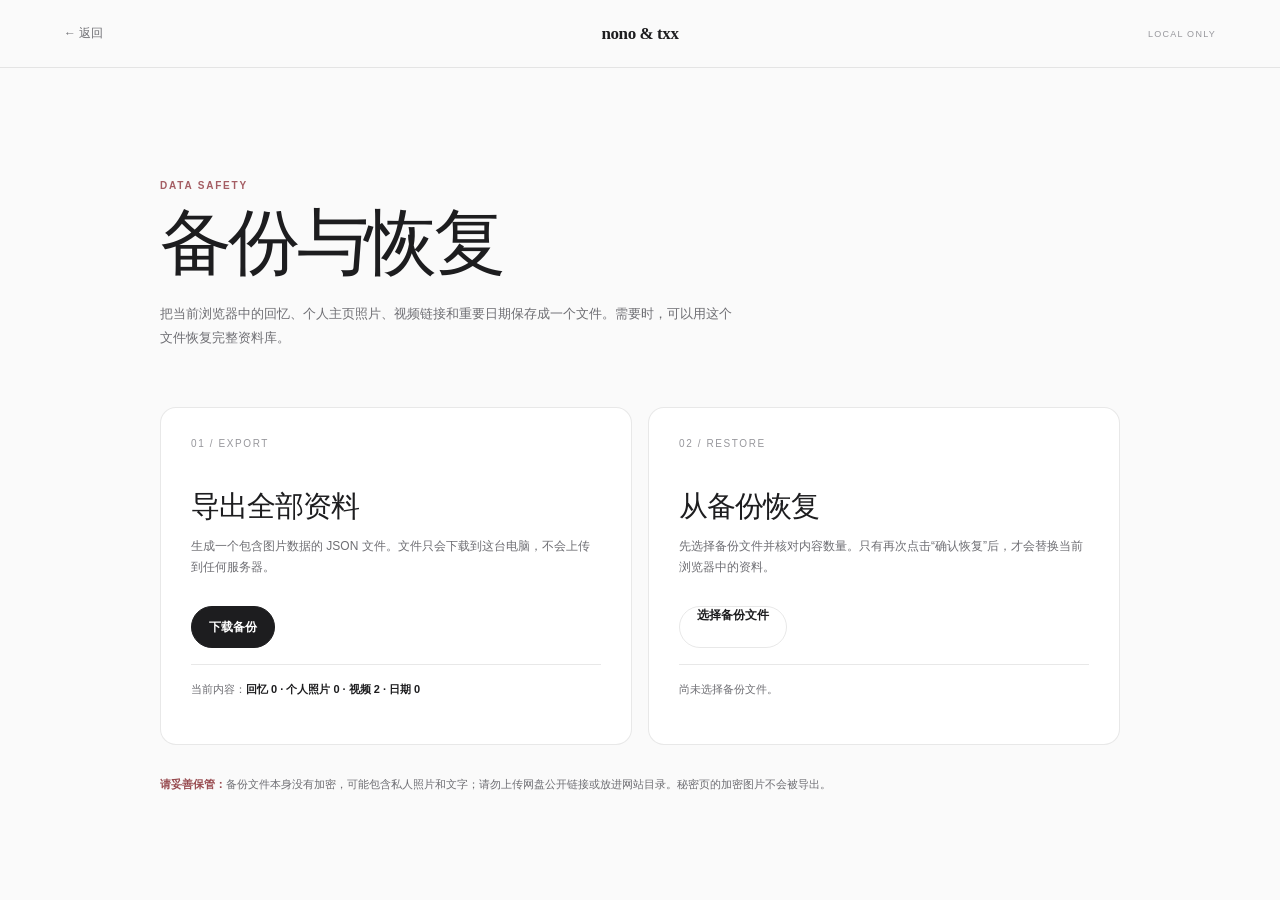
<file: backup.html>
<!doctype html>
<html lang="zh-CN">
<head>
  <meta charset="UTF-8"><meta name="viewport" content="width=device-width,initial-scale=1"><meta name="theme-color" content="#fafafa">
  <link rel="icon" type="image/png" href="assets/site-logo-128.png"><link rel="stylesheet" href="assets/page-transitions.css">
  <title>备份与恢复 · nono &amp; txx</title>
  <style>
    :root{font-family:var(--ui-font-sans);color:var(--ui-ink);background:var(--ui-bg)}*{box-sizing:border-box}body{min-width:320px;margin:0;background:var(--ui-bg);-webkit-font-smoothing:antialiased}button,input{font:inherit}button{cursor:pointer}.top{position:sticky;top:0;z-index:5;display:grid;height:var(--ui-header-height);grid-template-columns:1fr auto 1fr;align-items:center;padding:0 var(--ui-page-gutter);border-bottom:1px solid var(--ui-line);background:rgba(250,250,250,.94)}.back{justify-self:start;padding:8px 0;color:var(--ui-muted);border:0;background:none;font-size:12px}.brand{font:600 17px/1 var(--ui-font-display);letter-spacing:-.025em}.status{justify-self:end;color:var(--ui-faint);font-size:9px;letter-spacing:.14em}main{width:min(960px,calc(100% - 64px));margin:auto;padding:clamp(72px,9vw,112px) 0 100px}.eyebrow{margin:0 0 16px;color:var(--ui-accent);font-size:10px;font-weight:700;letter-spacing:.18em}.intro{max-width:700px}.intro h1{margin:0;font:500 clamp(48px,6vw,72px)/1.02 var(--ui-font-display);letter-spacing:-.05em}.intro>p:last-child{max-width:580px;margin:22px 0 0;color:var(--ui-muted);font-size:13px;line-height:1.8}.grid{display:grid;grid-template-columns:1fr 1fr;gap:16px;margin-top:58px}.card{display:flex;min-height:306px;flex-direction:column;padding:30px;border:1px solid var(--ui-line);border-radius:var(--ui-radius-md);background:var(--ui-surface);box-shadow:none;transition:transform .22s var(--ui-ease-out),box-shadow .22s ease}.card:hover{box-shadow:var(--ui-shadow-card);transform:translateY(-2px)}.card-index{color:var(--ui-faint);font-size:10px;letter-spacing:.16em}.card h2{margin:42px 0 13px;font:500 29px/1.1 var(--ui-font-display);letter-spacing:-.035em}.card p{margin:0;color:var(--ui-muted);font-size:12px;line-height:1.75}.card-actions{display:flex;gap:9px;align-items:center;margin-top:auto;padding-top:28px}.primary,.secondary{min-height:42px;padding:0 17px;border-radius:var(--ui-radius-pill);font-size:12px;font-weight:700;transition:transform .2s var(--ui-ease-out),background .2s ease}.primary{color:#fff;border:1px solid var(--ui-ink);background:var(--ui-ink)}.secondary{color:var(--ui-ink);border:1px solid var(--ui-line);background:transparent}.primary:hover,.secondary:hover{transform:translateY(-1px)}.file{position:relative;overflow:hidden}.file input{position:absolute;inset:0;opacity:0;cursor:pointer}.summary{margin-top:16px;padding:15px 0;border-top:1px solid var(--ui-line);color:var(--ui-muted);font-size:11px;line-height:1.7}.summary b{color:var(--ui-ink);font-weight:600}.notice{margin:30px 0 0;color:var(--ui-muted);font-size:11px;line-height:1.8}.notice strong{color:var(--ui-danger)}.toast{position:fixed;right:28px;bottom:28px;max-width:420px;padding:13px 17px;color:#fff;border-radius:12px;background:var(--ui-ink);box-shadow:var(--ui-shadow-dialog);font-size:12px;opacity:0;transform:translateY(9px);pointer-events:none;transition:opacity .2s,transform .25s var(--ui-ease-out)}.toast.show{opacity:1;transform:none}.toast.error{background:var(--ui-danger)}button:disabled{cursor:wait;opacity:.5}@media(max-width:700px){.top{padding:0 20px}.status{display:none}main{width:min(100% - 36px,960px);padding:62px 0 78px}.grid{grid-template-columns:1fr;margin-top:46px}.card{min-height:280px;padding:25px}.toast{right:18px;bottom:18px;left:18px;text-align:center}}
  </style>
</head>
<body>
  <header class="top"><button class="back" id="back" type="button">← 返回</button><div class="brand">nono &amp; txx</div><span class="status">LOCAL ONLY</span></header>
  <main>
    <section class="intro"><p class="eyebrow">DATA SAFETY</p><h1>备份与恢复</h1><p>把当前浏览器中的回忆、个人主页照片、视频链接和重要日期保存成一个文件。需要时，可以用这个文件恢复完整资料库。</p></section>
    <section class="grid">
      <article class="card"><span class="card-index">01 / EXPORT</span><h2>导出全部资料</h2><p>生成一个包含图片数据的 JSON 文件。文件只会下载到这台电脑，不会上传到任何服务器。</p><div class="card-actions"><button class="primary" id="export" type="button">下载备份</button></div><div class="summary" id="currentSummary">正在读取本地资料…</div></article>
      <article class="card"><span class="card-index">02 / RESTORE</span><h2>从备份恢复</h2><p>先选择备份文件并核对内容数量。只有再次点击“确认恢复”后，才会替换当前浏览器中的资料。</p><div class="card-actions"><label class="secondary file">选择备份文件<input id="importFile" type="file" accept="application/json,.json"></label><button class="primary" id="restore" type="button" hidden>确认恢复</button></div><div class="summary" id="importSummary">尚未选择备份文件。</div></article>
    </section>
    <p class="notice"><strong>请妥善保管：</strong>备份文件本身没有加密，可能包含私人照片和文字；请勿上传网盘公开链接或放进网站目录。秘密页的加密图片不会被导出。</p>
  </main>
  <div class="toast" id="toast" role="status" aria-live="polite"></div>
  <script src="assets/video-library.js"></script>
  <script src="assets/backup-library.js"></script>
  <script>
    const $=id=>document.getElementById(id);let pending=null,timer=0;
    const describe=value=>`回忆 ${value.memories} · 个人照片 ${value.profiles} · 视频 ${value.videos} · 日期 ${value.dates}`;
    function toast(message,error=false){clearTimeout(timer);$('toast').textContent=message;$('toast').classList.toggle('error',error);$('toast').classList.add('show');timer=setTimeout(()=>$('toast').classList.remove('show'),2600)}
    async function refresh(){try{const data=await BackupLibrary.snapshot();$('currentSummary').innerHTML=`当前内容：<b>${describe(BackupLibrary.counts(data))}</b>`}catch(error){$('currentSummary').textContent=error.message;toast(error.message,true)}}
    $('export').onclick=async()=>{const button=$('export');button.disabled=true;try{const data=await BackupLibrary.snapshot();BackupLibrary.download(data);toast('备份文件已生成。')}catch(error){toast(error.message||'备份失败，请重试。',true)}finally{button.disabled=false}};
    $('importFile').onchange=async()=>{pending=null;$('restore').hidden=true;const file=$('importFile').files[0];if(!file){$('importSummary').textContent='尚未选择备份文件。';return}try{pending=await BackupLibrary.fromFile(file);const count=BackupLibrary.counts(pending);$('importSummary').innerHTML=`文件日期：<b>${new Date(pending.createdAt).toLocaleString('zh-CN')}</b><br>包含：<b>${describe(count)}</b>`;$('restore').hidden=false}catch(error){$('importSummary').textContent=error.message;toast(error.message,true)}};
    $('restore').onclick=async()=>{if(!pending)return;if(!confirm('恢复会替换当前浏览器中的回忆、个人照片、视频和重要日期。确定继续吗？'))return;const button=$('restore');button.disabled=true;try{await BackupLibrary.restore(pending);toast('恢复完成，资料已重新载入。');pending=null;$('importFile').value='';button.hidden=true;$('importSummary').textContent='恢复完成。你可以返回各页面检查内容。';await refresh()}catch(error){toast(error.message||'恢复失败，原有资料已尽力保留。',true)}finally{button.disabled=false}};
    $('back').onclick=()=>{if(sessionStorage.getItem('nono-index-parent')==='1'&&history.length>1){sessionStorage.removeItem('nono-index-parent');sessionStorage.setItem('nono-index-reset','1');history.back()}else location.replace('index.html')};
    refresh();
  </script>
</body>
</html>
</file>
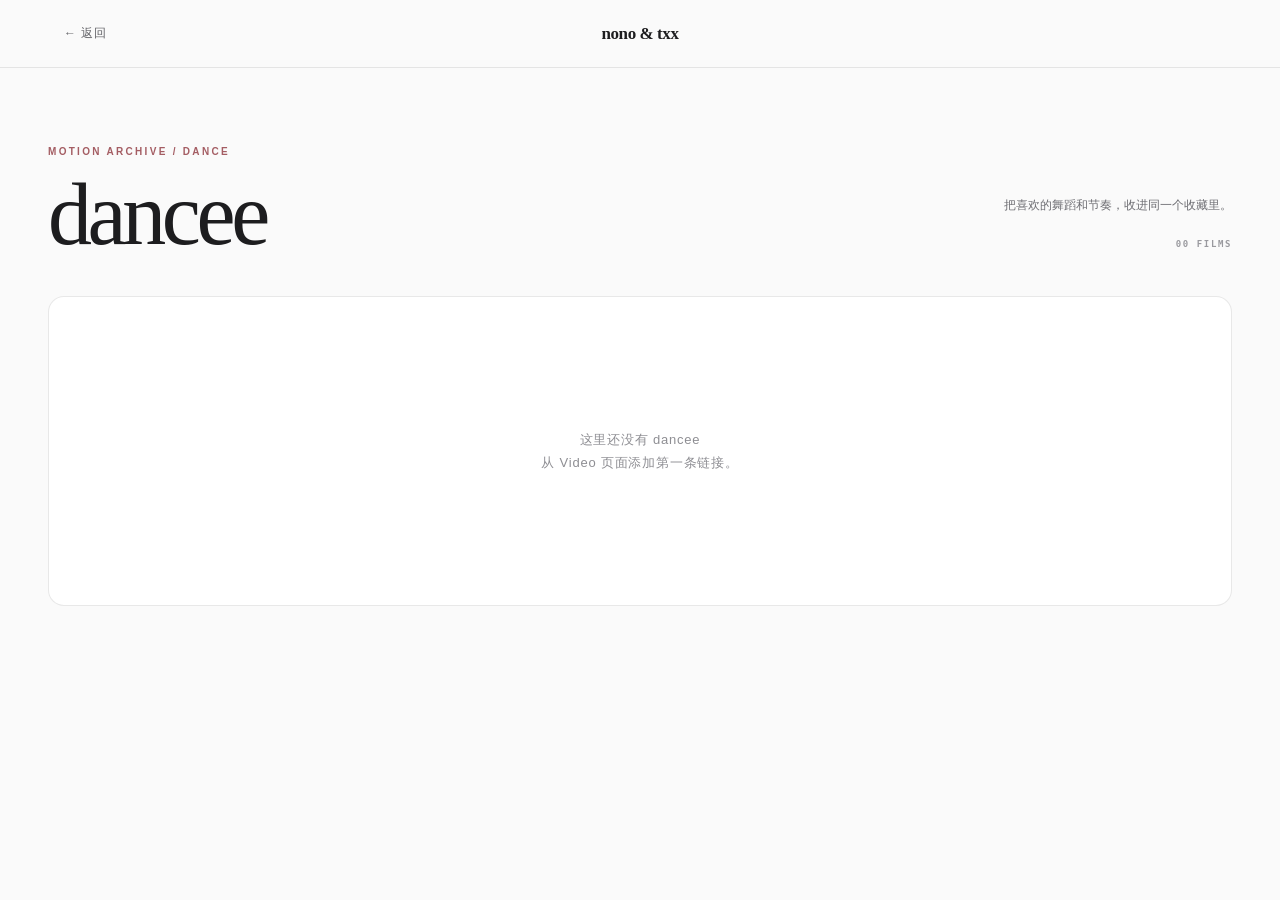
<file: dancee.html>
<!doctype html>
<html lang="zh-CN">
<head>
  <meta charset="UTF-8">
  <meta name="viewport" content="width=device-width,initial-scale=1">
  <meta name="theme-color" content="#fafbfa">
  <link rel="icon" type="image/png" href="assets/site-logo-128.png">
  <title>dancee · nono &amp; txx</title>
  <link rel="stylesheet" href="assets/page-transitions.css">
  <link rel="stylesheet" href="assets/video-collection.css">
</head>
<body>
  <header class="topbar"><button class="back" type="button" onclick="location.replace('video.html')">← 返回</button><div class="brand">nono &amp; txx</div><button class="manage" id="manage" type="button" aria-pressed="false">管理</button></header>
  <main><section class="collection-head"><div><p class="kicker">MOTION ARCHIVE / DANCE</p><h1>dancee</h1></div><div class="head-side"><p>把喜欢的舞蹈和节奏，收进同一个收藏里。</p><span class="count" id="count">00 FILMS</span></div></section><div class="grid" id="grid"></div><p class="empty" id="empty"><span>这里还没有 dancee<br>从 Video 页面添加第一条链接。</span></p></main>
  <script src="assets/video-library.js"></script>
  <script>
    const grid=document.getElementById('grid');const empty=document.getElementById('empty');const manage=document.getElementById('manage');const count=document.getElementById('count');
    function paint(card,item){const cover=card.querySelector('.cover');const old=cover.querySelector('img,.link-cover');if(item.cover){const image=document.createElement('img');image.src=item.cover;image.alt=`${item.name||item.autoName||'视频'} 封面`;image.referrerPolicy='no-referrer';old.replaceWith(image)}else old.textContent=VideoLibrary.isDouyin(item.url)?'＋ 封面':new URL(item.url).hostname.replace(/^www\./,'');card.querySelector('h2').textContent=item.name||item.autoName||'新增视频';card.querySelector('time').textContent=item.date}
    function render(){grid.innerHTML='';const items=VideoLibrary.read().dancee;items.forEach(item=>{const wrapper=document.createElement('div');wrapper.className='item';wrapper.innerHTML='<button class="delete" type="button" aria-label="删除视频">×</button><a class="card" target="_blank" rel="noopener noreferrer"><div class="cover"><div class="link-cover"></div><span class="mark">↗</span></div><h2></h2><time class="date"></time></a>';const card=wrapper.querySelector('.card');card.href=item.url;paint(card,item);card.addEventListener('click',async event=>{if(!item.cover&&VideoLibrary.isDouyin(item.url)){event.preventDefault();const cover=await VideoLibrary.pickCover();if(cover){item.cover=cover;VideoLibrary.setCover('dancee',item.id,cover);paint(card,item)}}});VideoLibrary.enrich('dancee',item).then(updated=>paint(card,updated));wrapper.querySelector('.delete').addEventListener('click',()=>{if(confirm('确定从本网站删除这个 dancee 吗？')){VideoLibrary.remove('dancee',item.id);render()}});grid.append(wrapper)});empty.hidden=items.length>0;count.textContent=`${String(items.length).padStart(2,'0')} FILMS`;manage.hidden=items.length===0;if(!items.length){grid.classList.remove('managing');manage.setAttribute('aria-pressed','false');manage.textContent='管理'}}
    manage.addEventListener('click',()=>{const active=!grid.classList.contains('managing');grid.classList.toggle('managing',active);manage.setAttribute('aria-pressed',active);manage.textContent=active?'完成':'管理'});
    render();
  </script>
</body>
</html>
</file>
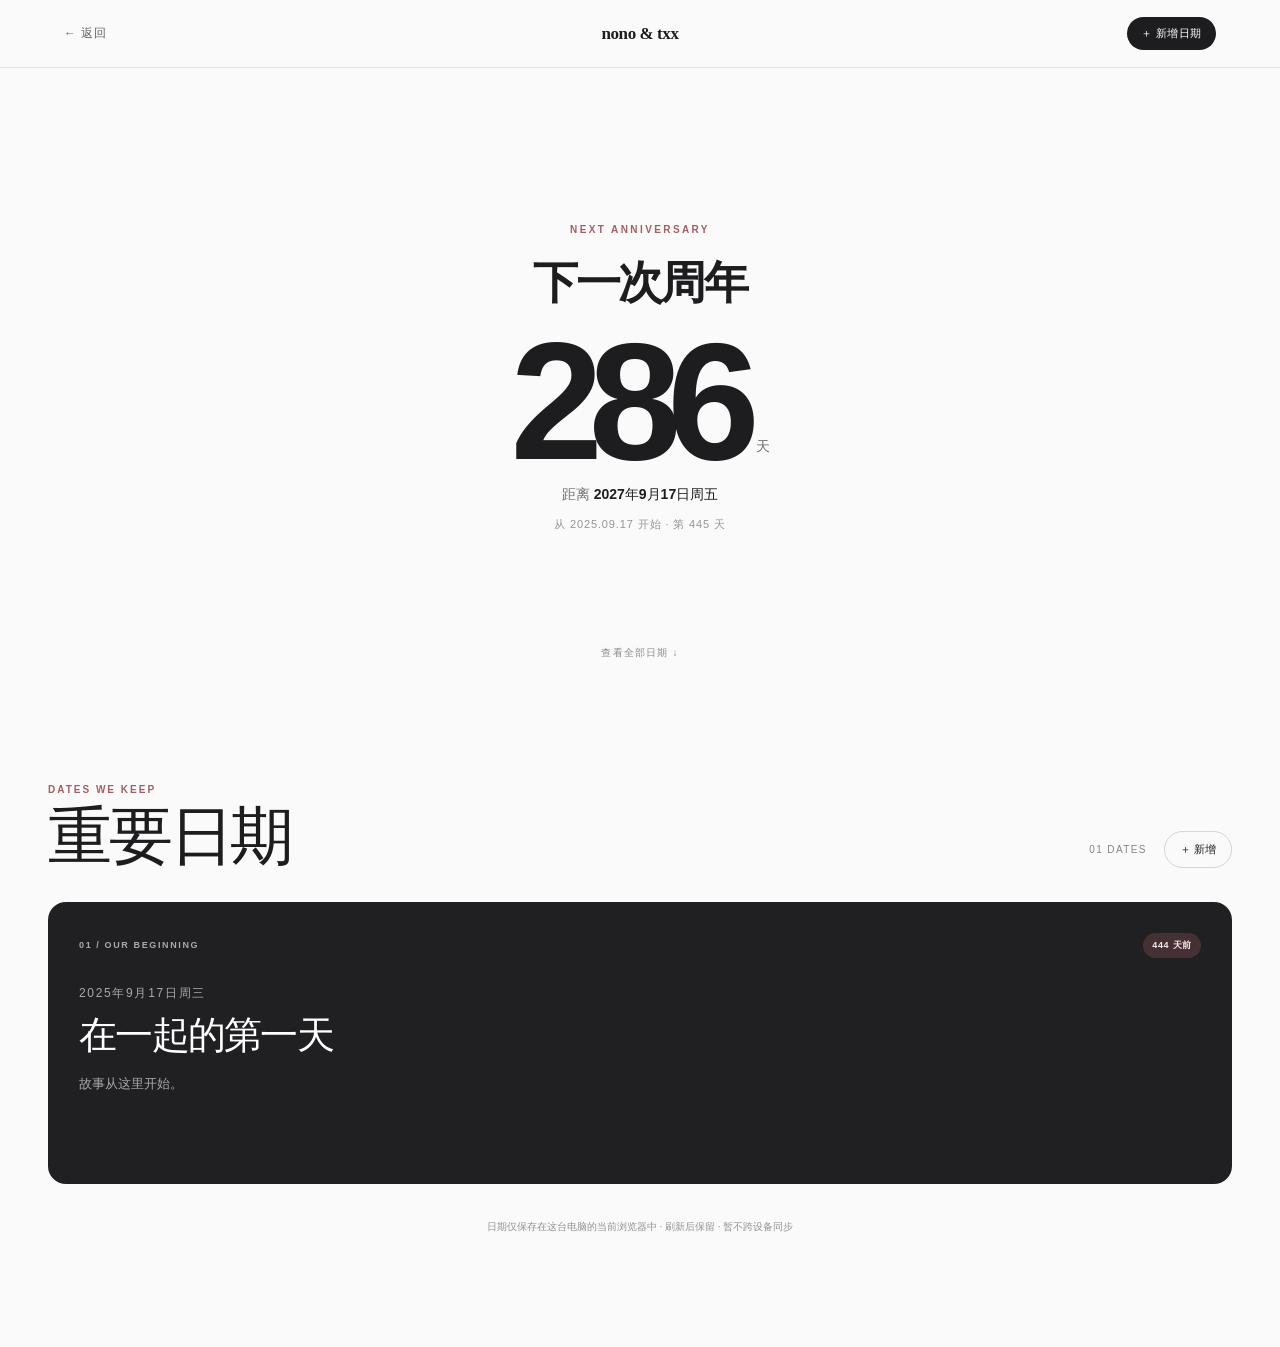
<file: dates.html>
<!doctype html>
<html lang="zh-CN">
<head>
  <meta charset="UTF-8">
  <meta name="viewport" content="width=device-width,initial-scale=1">
  <meta name="theme-color" content="#fafafa">
  <link rel="icon" type="image/png" href="assets/site-logo-128.png">
  <link rel="apple-touch-icon" href="assets/site-logo.png">
  <link rel="stylesheet" href="assets/page-transitions.css">
  <title>重要日期 · nono &amp; txx</title>
  <style>
    :root{--paper:#f5f5f7;--card:#fff;--ink:#1d1d1f;--muted:#6e6e73;--line:rgba(29,29,31,.1);--accent:#a45d63;--accent-soft:#f1e4e5;font-family:-apple-system,BlinkMacSystemFont,"SF Pro Display","PingFang SC","Microsoft YaHei",sans-serif;color:var(--ink);background:var(--paper)}
    *{box-sizing:border-box}html{scroll-behavior:smooth}body{min-width:320px;min-height:100%;margin:0;background:var(--paper);-webkit-font-smoothing:antialiased}button,input,textarea{font:inherit}button{cursor:pointer}button:focus-visible,input:focus-visible,textarea:focus-visible{outline:2px solid rgba(164,93,99,.55);outline-offset:3px}
    .topbar{position:sticky;z-index:20;top:0;display:grid;height:68px;grid-template-columns:1fr auto 1fr;align-items:center;padding:0 clamp(22px,5vw,76px);border:0;background:rgba(245,245,247,.82);box-shadow:0 12px 34px rgba(29,29,31,.035);backdrop-filter:saturate(180%) blur(20px)}
    .back,.add-top{border:0;background:none}.back{justify-self:start;padding:8px 0;color:#626267;font-size:12px;letter-spacing:.08em;transition:color .2s,transform .2s}.back:hover{color:var(--ink);transform:translateX(-3px)}.brand{font:italic 19px/1 Georgia,"Times New Roman",serif}.add-top{justify-self:end;padding:9px 14px;color:#fff;border-radius:999px;background:var(--ink);font-size:11px;letter-spacing:.05em;transition:transform .25s,background .25s}.add-top:hover{background:#38383c;transform:translateY(-1px)}
    main{width:min(1240px,calc(100% - 64px));margin:auto}.hero{position:relative;display:grid;min-height:calc(100svh - 68px);place-items:center;overflow:hidden;text-align:center}.hero::before{position:absolute;width:min(58vw,760px);aspect-ratio:1;border:1px solid rgba(164,93,99,.11);border-radius:50%;box-shadow:0 0 0 74px rgba(164,93,99,.025),0 0 0 148px rgba(164,93,99,.015);content:"";animation:breathe 8s ease-in-out infinite alternate}.hero-copy{position:relative;z-index:1;display:grid;justify-items:center}.eyebrow{margin:0 0 23px;color:var(--accent);font-size:10px;font-weight:650;letter-spacing:.24em}.hero h1{margin:0;font-size:clamp(30px,4vw,52px);font-weight:600;letter-spacing:-.045em}.countdown{display:flex;align-items:flex-end;margin:28px 0 24px}.countdown strong{font-size:clamp(112px,17vw,230px);font-weight:650;line-height:.72;letter-spacing:-.095em}.countdown span{margin:0 0 9px 12px;color:var(--muted);font-size:15px}.hero-date{margin:0;color:var(--muted);font-size:14px}.hero-date b{color:var(--ink);font-weight:550}.together{margin:13px 0 0;color:#959599;font-size:11px;letter-spacing:.08em}.scroll-cue{position:absolute;z-index:2;bottom:32px;left:50%;padding:8px;color:#8b8b8f;text-decoration:none;font-size:10px;letter-spacing:.12em;transform:translateX(-50%);transition:color .2s,transform .3s}.scroll-cue:hover{color:var(--ink);transform:translate(-50%,3px)}
    .archive{padding:clamp(92px,10vw,150px) 0 120px}.section-head{display:flex;gap:24px;align-items:flex-end;justify-content:space-between;margin-bottom:34px}.section-kicker{margin:0 0 12px;color:var(--accent);font-size:10px;font-weight:650;letter-spacing:.2em}.section-head h2{margin:0;font:500 clamp(40px,6vw,74px)/.95 Georgia,"Songti SC",serif;letter-spacing:-.05em}.section-side{display:flex;gap:17px;align-items:center}.section-count{color:#85858a;font-size:10px;letter-spacing:.14em}.add-inline{padding:10px 15px;color:var(--ink);border:1px solid rgba(29,29,31,.16);border-radius:999px;background:transparent;font-size:11px;transition:background .2s,color .2s,border-color .2s}.add-inline:hover{color:#fff;border-color:var(--ink);background:var(--ink)}
    .date-grid{display:grid;grid-template-columns:repeat(2,minmax(0,1fr));gap:18px}.date-card{position:relative;display:flex;min-height:270px;flex-direction:column;padding:32px;overflow:hidden;border-radius:28px;background:var(--card);box-shadow:0 18px 55px rgba(35,32,33,.045);transition:transform .45s cubic-bezier(.2,.8,.2,1),box-shadow .45s}.date-card:hover{box-shadow:0 26px 70px rgba(35,32,33,.075);transform:translateY(-4px)}.date-card.is-origin{grid-column:1/-1;min-height:330px;color:#fff;background:linear-gradient(145deg,#242326,#111113)}.date-card.is-origin::after{position:absolute;right:-7%;bottom:-58%;width:390px;aspect-ratio:1;border:1px solid rgba(255,255,255,.13);border-radius:50%;box-shadow:0 0 0 46px rgba(255,255,255,.025),0 0 0 92px rgba(255,255,255,.018);content:""}.card-top,.card-bottom{position:relative;z-index:1;display:flex;gap:14px;align-items:center;justify-content:space-between}.card-index{color:#9a9a9f;font-size:9px;font-weight:650;letter-spacing:.18em}.is-origin .card-index{color:#aaa7ad}.status{padding:6px 9px;color:var(--accent);border-radius:999px;background:var(--accent-soft);font-size:9px;font-weight:650;letter-spacing:.08em}.is-origin .status{color:#eee9eb;background:rgba(255,255,255,.1)}.card-main{position:relative;z-index:1;margin:auto 0}.card-date{display:block;margin-bottom:13px;color:#78787d;font-size:12px;letter-spacing:.14em}.is-origin .card-date{color:#aaa7ad}.card-main h3{margin:0;font-size:clamp(29px,3.5vw,48px);font-weight:580;line-height:1.06;letter-spacing:-.045em}.card-main p{max-width:530px;margin:17px 0 0;color:#85858a;font-size:13px;line-height:1.8}.is-origin .card-main p{color:#aaa7ad}.card-bottom{min-height:30px;justify-content:flex-end}.card-actions{display:flex;gap:6px}.card-actions button{padding:7px 10px;color:#76767b;border:0;border-radius:999px;background:#f2f2f4;font-size:9px}.card-actions button:hover{color:var(--ink);background:#e9e9ec}.card-actions .remove:hover{color:#923f47;background:#f5e5e6}.storage-note{margin:34px 0 0;color:#929297;text-align:center;font-size:10px;line-height:1.7}
    dialog{width:min(520px,calc(100% - 32px));padding:0;color:var(--ink);border:0;border-radius:28px;background:#fff;box-shadow:0 34px 110px rgba(20,20,22,.2)}dialog::backdrop{background:rgba(25,25,28,.32);backdrop-filter:blur(9px)}.dialog-inner{padding:30px}.dialog-head{display:flex;align-items:flex-start;justify-content:space-between;margin-bottom:28px}.dialog-head h2{margin:0;font-size:28px;letter-spacing:-.04em}.dialog-head p{margin:7px 0 0;color:var(--muted);font-size:11px}.close{display:grid;width:32px;height:32px;padding:0;place-items:center;color:#6d6d72;border:0;border-radius:50%;background:#f1f1f3;font-size:17px}.form{display:grid;gap:18px}.field{color:#6f6f74;font-size:11px}.field input,.field textarea{display:block;width:100%;margin-top:8px;padding:12px 0;color:var(--ink);border:0;border-bottom:1px solid #d2d2d7;border-radius:0;background:transparent;outline:0}.field input:focus,.field textarea:focus{border-color:var(--accent)}.field textarea{min-height:92px;resize:vertical}.dialog-actions{display:flex;gap:8px;justify-content:flex-end;margin-top:8px}.dialog-actions button{padding:10px 17px;border:0;border-radius:999px;font-size:11px}.cancel{color:#626267;background:#f1f1f3}.save{color:#fff;background:var(--ink)}.toast{position:fixed;z-index:100;right:28px;bottom:28px;padding:12px 16px;color:#fff;border-radius:12px;background:#29292d;box-shadow:0 16px 45px rgba(0,0,0,.16);font-size:11px;opacity:0;transform:translateY(10px);pointer-events:none;transition:opacity .25s,transform .25s}.toast.show{opacity:1;transform:none}.toast.error{background:#8a4148}
    @keyframes breathe{to{transform:scale(1.035);opacity:.72}}@media(max-width:700px){.topbar{height:64px;padding:0 20px}.brand{font-size:17px}.add-top{padding:8px 12px}main{width:min(100% - 36px,1240px)}.hero{min-height:calc(100svh - 64px)}.hero::before{width:84vw;box-shadow:0 0 0 38px rgba(164,93,99,.022),0 0 0 76px rgba(164,93,99,.013)}.countdown strong{font-size:clamp(96px,34vw,150px)}.countdown span{margin-bottom:5px}.section-head{align-items:flex-start}.section-side{flex-direction:column;align-items:flex-end}.date-grid{grid-template-columns:1fr}.date-card.is-origin{grid-column:auto}.date-card{min-height:250px;padding:25px;border-radius:22px}.date-card.is-origin{min-height:290px}.dialog-inner{padding:25px}.storage-note{padding:0 16px}.toast{right:18px;bottom:18px;left:18px;text-align:center}}@media(prefers-reduced-motion:reduce){html{scroll-behavior:auto}*,*::before,*::after{animation-duration:.01ms!important;animation-iteration-count:1!important;transition-duration:.01ms!important}}

    /* Calm, neutral hierarchy with the existing rose reserved for state. */
    :root{--paper:var(--ui-bg);--card:var(--ui-surface);--ink:var(--ui-ink);--muted:var(--ui-muted);--line:var(--ui-line);--accent:var(--ui-accent);--accent-soft:#f3e8e9}
    body{background:var(--paper)}
    .topbar{height:var(--ui-header-height);padding:0 var(--ui-page-gutter);border-bottom:1px solid var(--line);background:rgba(250,250,250,.96);box-shadow:none;backdrop-filter:none}
    .brand{font:600 17px/1 var(--ui-font-display);letter-spacing:-.025em}
    .back:hover{transform:translateX(-2px)}
    .add-top{transition:background .18s,transform .18s}
    .add-top:hover{transform:translateY(-1px)}
    main{width:min(1240px,calc(100% - 96px))}
    .hero{min-height:clamp(500px,72svh,620px)}
    .hero::before{display:none;animation:none}
    .eyebrow{margin-bottom:18px}
    .hero h1{font-size:clamp(32px,3.5vw,46px)}
    .countdown{margin:25px 0 22px}
    .countdown strong{font-size:clamp(96px,13vw,168px);line-height:.76;letter-spacing:-.085em}
    .countdown span{margin:0 0 8px 10px;font-size:14px}
    .scroll-cue{bottom:20px;transition:color .18s,transform .2s}
    .scroll-cue:hover{transform:translate(-50%,2px)}
    .archive{padding:96px 0 112px}
    .section-head h2{font-size:clamp(42px,5vw,64px)}
    .add-inline{transition:background .18s,color .18s,border-color .18s}
    .date-grid{gap:16px}
    .date-card{min-height:242px;padding:30px;border:1px solid var(--line);border-radius:18px;box-shadow:none;transition:transform .22s ease,box-shadow .22s ease,border-color .22s ease}
    .date-card:hover{border-color:rgba(29,29,31,.16);box-shadow:0 12px 32px rgba(29,29,31,.055);transform:translateY(-2px)}
    .date-card.is-origin{min-height:282px;background:#202023}
    .date-card.is-origin::after{display:none}
    .is-origin .status{color:#f6e7e9;background:rgba(164,93,99,.28)}
    .card-main h3{font-size:clamp(28px,3vw,42px)}
    dialog{border:1px solid var(--line);border-radius:var(--ui-radius-lg);background:var(--ui-surface);box-shadow:var(--ui-shadow-dialog)}
    dialog::backdrop{background:rgba(25,25,28,.28);backdrop-filter:none}
    .dialog-head h2{font:500 30px/1.1 var(--ui-font-display);letter-spacing:-.035em}.dialog-head p{color:var(--muted)}
    .close{width:34px;height:34px;border-radius:9px;background:var(--ui-surface-soft)}
    .field{color:var(--muted)}.field input,.field textarea{border-color:var(--line)}
    .cancel{color:var(--ink);background:var(--ui-surface-soft)}
    .toast{background:var(--ui-ink);box-shadow:var(--ui-shadow-card)}.toast.error{background:var(--ui-danger)}
    @media(max-width:700px){main{width:min(100% - 36px,1240px)}.hero{min-height:clamp(470px,72svh,560px)}.countdown strong{font-size:clamp(88px,30vw,138px)}.date-card,.date-card.is-origin{min-height:240px;padding:25px;border-radius:18px}}
    @media(prefers-reduced-motion:reduce){html{scroll-behavior:auto}*,*::before,*::after{animation-duration:.01ms!important;animation-iteration-count:1!important;transition-duration:.01ms!important}}
  </style>
</head>
<body>
  <header class="topbar"><button class="back" id="back" type="button">← 返回</button><div class="brand">nono &amp; txx</div><button class="add-top" id="addTop" type="button">＋ 新增日期</button></header>
  <main>
    <section class="hero" aria-labelledby="pageTitle"><div class="hero-copy"><p class="eyebrow">NEXT ANNIVERSARY</p><h1 id="pageTitle">下一次周年</h1><div class="countdown" aria-live="polite"><strong id="countdownNumber">0</strong><span id="countdownUnit">天</span></div><p class="hero-date" id="heroDate"></p><p class="together" id="togetherDays"></p></div><a class="scroll-cue" href="#archive">查看全部日期 ↓</a></section>
    <section class="archive" id="archive" aria-labelledby="archiveTitle"><div class="section-head"><div><p class="section-kicker">DATES WE KEEP</p><h2 id="archiveTitle">重要日期</h2></div><div class="section-side"><span class="section-count" id="dateCount">01 DATES</span><button class="add-inline" id="addInline" type="button">＋ 新增</button></div></div><div class="date-grid" id="dateGrid"></div><p class="storage-note">日期仅保存在这台电脑的当前浏览器中 · 刷新后保留 · 暂不跨设备同步</p></section>
  </main>
  <dialog id="dateDialog"><div class="dialog-inner"><div class="dialog-head"><div><h2 id="dialogTitle">新增日期</h2><p>把一个值得记住的日子放在这里。</p></div><button class="close" id="closeDialog" type="button" aria-label="关闭">×</button></div><form class="form" id="dateForm"><input id="dateId" type="hidden"><label class="field">标题<input id="dateTitle" required maxlength="40" placeholder="例如：第一次旅行"></label><label class="field">日期<input id="dateValue" type="date" required></label><label class="field">简短备注<textarea id="dateNote" maxlength="120" placeholder="这一天为什么重要？"></textarea></label><div class="dialog-actions"><button class="cancel" id="cancelDialog" type="button">取消</button><button class="save" type="submit">保存日期</button></div></form></div></dialog>
  <div class="toast" id="toast" role="status" aria-live="polite"></div>
  <script>
    const STORAGE='nono-important-dates-v1',ANNIVERSARY='2025-09-17',$=id=>document.getElementById(id),esc=value=>String(value||'').replace(/[&<>"']/g,char=>({'&':'&amp;','<':'&lt;','>':'&gt;','"':'&quot;',"'":'&#039;'}[char]));
    const validDate=value=>{if(!/^\d{4}-\d{2}-\d{2}$/.test(value))return false;const parsed=new Date(`${value}T00:00:00Z`);return !Number.isNaN(parsed.getTime())&&parsed.toISOString().slice(0,10)===value};
    const dateValue=value=>Date.parse(`${value}T00:00:00Z`),daysBetween=(from,to)=>Math.round((dateValue(to)-dateValue(from))/86400000);
    const shanghaiToday=()=>{const parts=new Intl.DateTimeFormat('en-CA',{timeZone:'Asia/Shanghai',year:'numeric',month:'2-digit',day:'2-digit'}).formatToParts(new Date()).reduce((all,part)=>{if(part.type!=='literal')all[part.type]=part.value;return all},{});return `${parts.year}-${parts.month}-${parts.day}`};
    const nextAnniversary=today=>{const year=Number(today.slice(0,4)),thisYear=`${year}-09-17`;return thisYear<today?`${year+1}-09-17`:thisYear};
    console.assert(daysBetween('2025-09-17','2025-09-18')===1&&nextAnniversary('2026-10-15')==='2027-09-17','重要日期计算异常');
    let records=load(),toastTimer=0;
    function load(){try{const saved=JSON.parse(localStorage.getItem(STORAGE)||'[]');return Array.isArray(saved)?saved.filter(item=>item&&typeof item.id==='string'&&typeof item.title==='string'&&validDate(item.date)).map(item=>({id:item.id,title:item.title.slice(0,40),date:item.date,note:String(item.note||'').slice(0,120)})):[]}catch{return[]}}
    function persist(next){try{localStorage.setItem(STORAGE,JSON.stringify(next));records=next;return true}catch{showToast('保存失败，请检查浏览器存储空间。',true);return false}}
    function formatDate(value){return new Intl.DateTimeFormat('zh-CN',{timeZone:'UTC',year:'numeric',month:'long',day:'numeric',weekday:'short'}).format(new Date(`${value}T00:00:00Z`))}
    function relativeLabel(value){const distance=daysBetween(shanghaiToday(),value);return distance===0?'就是今天':distance>0?`${distance} 天后`:`${Math.abs(distance)} 天前`}
    function showToast(message,error=false){clearTimeout(toastTimer);$('toast').textContent=message;$('toast').classList.toggle('error',error);$('toast').classList.add('show');toastTimer=setTimeout(()=>$('toast').classList.remove('show'),2200)}
    function updateHero(){const today=shanghaiToday(),next=nextAnniversary(today),distance=daysBetween(today,next),together=Math.max(1,daysBetween(ANNIVERSARY,today)+1);$('countdownNumber').textContent=distance===0?'今天':distance;$('countdownUnit').textContent=distance===0?'':'天';$('heroDate').innerHTML=distance===0?'<b>周年快乐</b>':`距离 <b>${esc(formatDate(next))}</b>`;$('togetherDays').textContent=`从 2025.09.17 开始 · 第 ${together} 天`}
    function card(item,index,origin=false){return `<article class="date-card${origin?' is-origin':''}"><div class="card-top"><span class="card-index">${String(index+1).padStart(2,'0')} / ${origin?'OUR BEGINNING':'SAVED DATE'}</span><span class="status">${esc(relativeLabel(item.date))}</span></div><div class="card-main"><time class="card-date" datetime="${esc(item.date)}">${esc(formatDate(item.date))}</time><h3>${esc(item.title)}</h3><p>${esc(item.note||'这一天还没有写下备注。')}</p></div><div class="card-bottom">${origin?'':`<div class="card-actions"><button type="button" data-edit="${esc(item.id)}">编辑</button><button class="remove" type="button" data-remove="${esc(item.id)}">删除</button></div>`}</div></article>`}
    function render(){const origin={date:ANNIVERSARY,title:'在一起的第一天',note:'故事从这里开始。'},sorted=records.slice().sort((a,b)=>a.date.localeCompare(b.date));$('dateGrid').innerHTML=card(origin,0,true)+sorted.map((item,index)=>card(item,index+1)).join('');$('dateCount').textContent=`${String(sorted.length+1).padStart(2,'0')} DATES`;$('dateGrid').querySelectorAll('[data-edit]').forEach(button=>button.onclick=()=>openDialog(records.find(item=>item.id===button.dataset.edit)));$('dateGrid').querySelectorAll('[data-remove]').forEach(button=>button.onclick=()=>removeDate(button.dataset.remove))}
    function openDialog(item){$('dateForm').reset();$('dateId').value=item?.id||'';$('dateTitle').value=item?.title||'';$('dateValue').value=item?.date||shanghaiToday();$('dateNote').value=item?.note||'';$('dialogTitle').textContent=item?'编辑日期':'新增日期';$('dateDialog').showModal();$('dateTitle').focus()}
    function removeDate(id){const item=records.find(record=>record.id===id);if(!item||!confirm(`确定删除“${item.title}”吗？`))return;const next=records.filter(record=>record.id!==id);if(persist(next)){render();showToast('日期已删除。')}}
    $('dateForm').onsubmit=event=>{event.preventDefault();const id=$('dateId').value,title=$('dateTitle').value.trim(),date=$('dateValue').value,note=$('dateNote').value.trim();if(!title||!validDate(date))return showToast('请填写有效的标题和日期。',true);const item={id:id||crypto.randomUUID(),title,date,note},next=id?records.map(record=>record.id===id?item:record):[...records,item];if(persist(next)){$('dateDialog').close();render();showToast(id?'日期已更新。':'日期已收藏。')}};
    $('addTop').onclick=$('addInline').onclick=()=>openDialog();$('closeDialog').onclick=$('cancelDialog').onclick=()=>$('dateDialog').close();$('dateDialog').onclick=event=>{if(event.target===$('dateDialog'))$('dateDialog').close()};$('back').onclick=()=>{if(sessionStorage.getItem('nono-index-parent')==='1'&&history.length>1){sessionStorage.removeItem('nono-index-parent');sessionStorage.setItem('nono-index-reset','1');history.back()}else location.replace('index.html')};
    updateHero();render();
  </script>
</body>
</html>
</file>
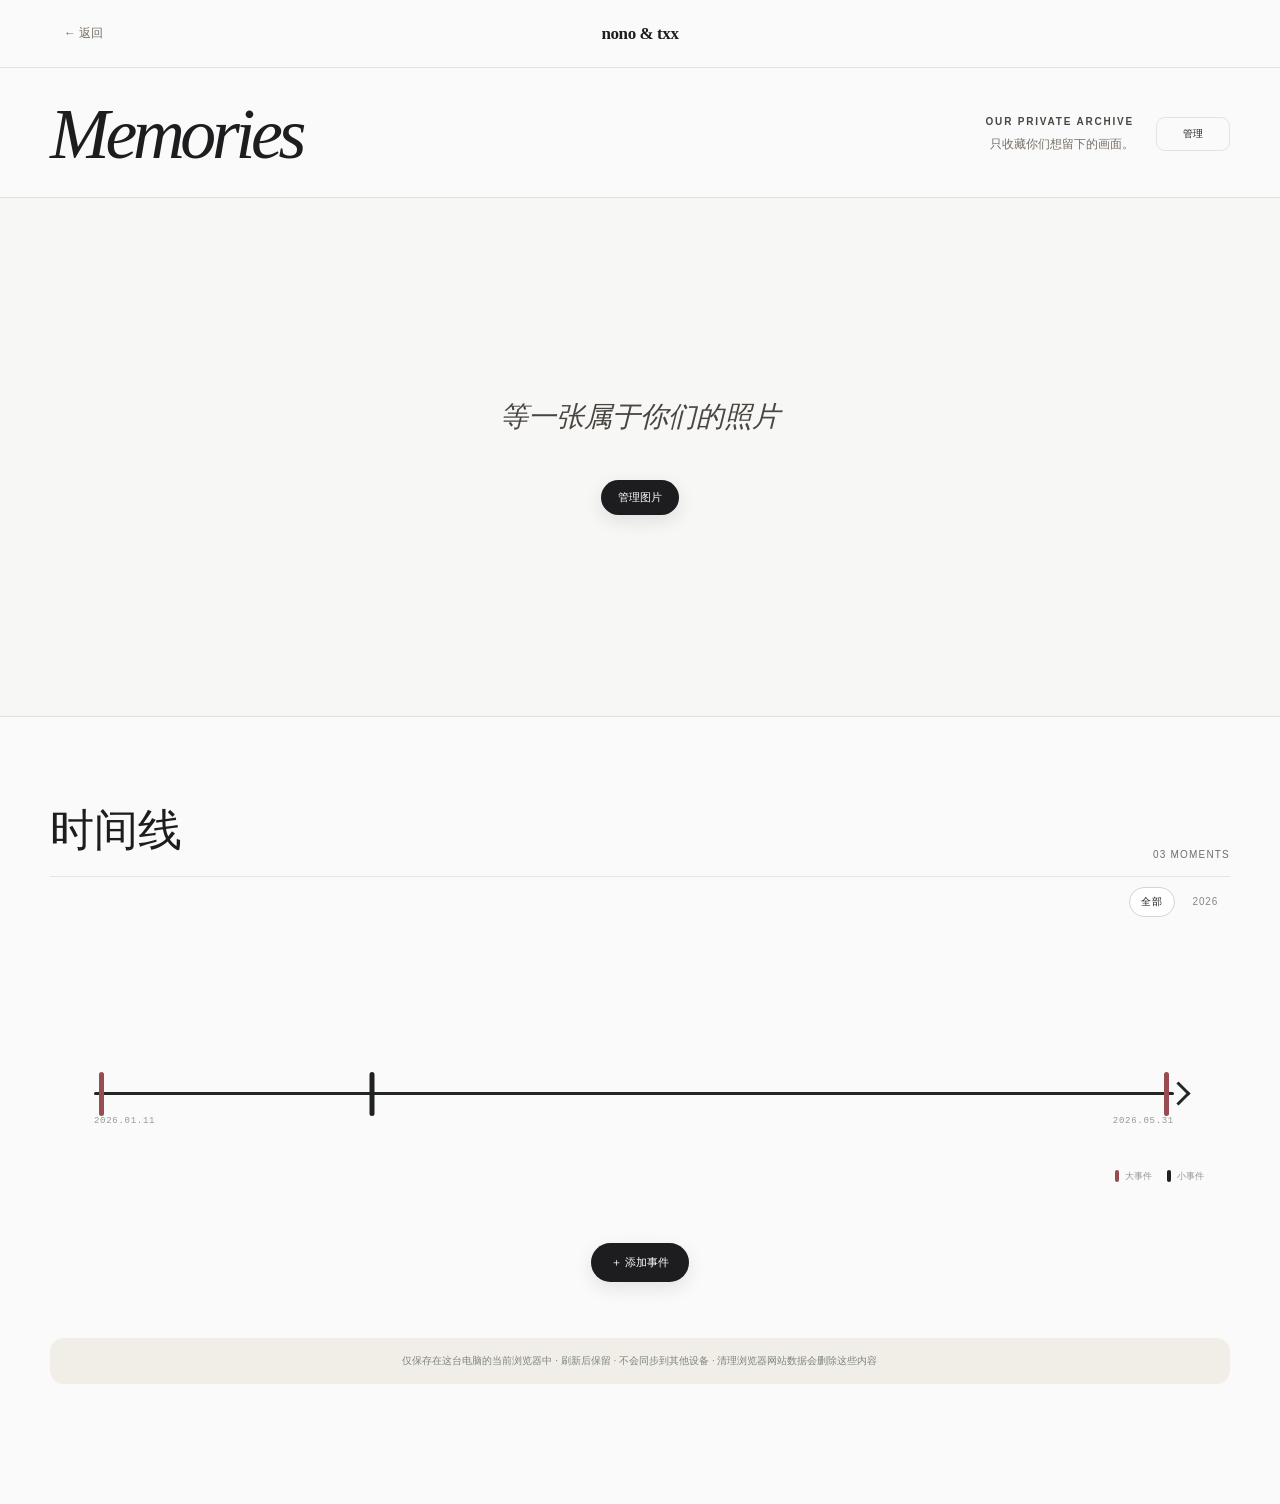
<file: memories.html>
<!doctype html>
<html lang="zh-CN">
<head>
  <meta charset="UTF-8">
  <meta name="viewport" content="width=device-width,initial-scale=1">
  <link rel="icon" href="assets/site-logo-128.png">
  <link rel="stylesheet" href="assets/page-transitions.css">
  <title>回忆 · nono &amp; txx</title>
  <style>
    :root{--paper:#f9faf8;--ink:#292c29;--muted:#888e88;--line:#e4e7e1;--green:#5f7d66;--green-deep:#496851;--wash:#eef3ed;--danger:#d82f68;--shadow:0 24px 70px rgba(48,61,49,.11)}
    *{box-sizing:border-box}html{scroll-behavior:smooth}body{min-width:850px;margin:0;color:var(--ink);background:radial-gradient(circle at 12% 8%,#f1f5ef 0,transparent 31%),linear-gradient(180deg,#fbfcfa,#f7f8f6);font-family:-apple-system,BlinkMacSystemFont,"PingFang SC","Microsoft YaHei",sans-serif}button,input,textarea,select{font:inherit}button{cursor:pointer}.top{position:sticky;top:0;z-index:20;display:grid;grid-template-columns:1fr auto 1fr;align-items:center;height:68px;padding:0 clamp(30px,5vw,76px);background:rgba(249,250,248,.82);backdrop-filter:blur(18px);box-shadow:0 9px 30px rgba(49,62,50,.035)}.back,.top-action{border:0}.back{justify-self:start;padding:8px 0;color:#6e746e;background:none;font-size:12px}.brand{font:italic 19px Georgia,serif}.top-action{justify-self:end;padding:10px 17px;color:#fff;border-radius:999px;background:var(--green);font-size:11px;box-shadow:0 9px 28px rgba(75,104,82,.2)}.top-action:hover,.primary:hover{background:var(--green-deep)}main{width:min(1180px,calc(100% - 64px));margin:auto;padding:68px 0 110px}.intro{display:flex;align-items:flex-end;justify-content:space-between;margin-bottom:34px}.intro h1{margin:0;font:italic clamp(76px,9vw,116px)/.82 Georgia,serif;letter-spacing:-.06em}.intro-copy{max-width:290px;color:var(--muted);font-size:12px;line-height:1.8;text-align:right}.intro-copy b{display:block;margin-bottom:4px;color:#5d655e;font-size:10px;letter-spacing:.18em}.rail-shell{position:relative;width:100vw;height:590px;margin-inline:calc((100vw - min(1180px,calc(100vw - 64px)))/-2);overflow:hidden;border-radius:38px;background:radial-gradient(ellipse at 50% 76%,rgba(95,125,102,.12),transparent 45%),linear-gradient(180deg,#fcfdfb,#f5f7f3)}.rail-shell::after{position:absolute;right:11%;bottom:68px;left:11%;height:90px;border-radius:50%;background:radial-gradient(ellipse,rgba(47,58,49,.09),transparent 66%);filter:blur(8px);content:""}.rail{position:relative;width:100%;height:100%}.film-orbit{position:absolute;z-index:2;inset:0}.orbit-photo{position:absolute;left:50%;bottom:166px;width:124px;height:96px;overflow:hidden;padding:7px;border:0;border-radius:8px;background:#fdfdfb;box-shadow:0 16px 35px rgba(43,53,45,.16);opacity:var(--o);transform:translateX(calc(-50% + var(--x))) translateY(var(--y)) rotate(var(--r)) scale(var(--s));transition:transform .9s cubic-bezier(.2,.8,.2,1),opacity .55s;pointer-events:auto}.orbit-photo img{width:100%;height:100%;object-fit:cover;border-radius:4px;filter:saturate(.78) contrast(.96)}.orbit-photo.is-current{opacity:0;transform:translateX(-50%) translateY(-18px) scale(.72);pointer-events:none}.orbit-photo.is-away{pointer-events:none}.film-viewer{position:absolute;z-index:4;bottom:114px;left:50%;width:264px;height:336px;padding:18px 17px 16px;border:1px solid #313632;border-radius:25px;background:linear-gradient(145deg,#1b1e1c,#080a09 72%);box-shadow:0 30px 60px rgba(35,44,37,.25),inset 0 1px 1px rgba(255,255,255,.13);transform:translateX(-50%)}.film-viewer::before{position:absolute;top:9px;left:50%;width:48px;height:4px;border-radius:4px;background:#343936;transform:translateX(-50%);content:""}.film-screen{display:block;width:100%;height:254px;overflow:hidden;padding:8px;border:0;border-radius:13px;background:#020302;box-shadow:inset 0 0 18px #000}.film-screen img{width:100%;height:100%;object-fit:cover;border-radius:7px;filter:saturate(.82) contrast(1.04);transition:opacity .28s,transform .7s}.film-screen.is-changing img{opacity:.2;transform:scale(.96)}.film-counter{position:absolute;right:22px;bottom:18px;color:#c8a66c;font:10px ui-monospace,monospace;letter-spacing:.12em}.film-light{position:absolute;bottom:19px;left:22px;width:7px;height:7px;border-radius:50%;background:#b82f37;box-shadow:0 0 9px rgba(184,47,55,.65)}.film-meta{position:absolute;z-index:5;right:0;bottom:57px;left:0;text-align:center;pointer-events:none}.film-meta time{display:block;color:#8b928c;font:9px ui-monospace,monospace;letter-spacing:.2em}.film-meta b{display:block;max-width:310px;margin:7px auto 0;overflow:hidden;color:#424842;font:italic 19px Georgia,"Songti SC",serif;text-overflow:ellipsis;white-space:nowrap}.film-actions{position:absolute;z-index:6;bottom:17px;left:50%;display:flex;gap:8px;transform:translateX(-50%)}.film-actions button{padding:9px 14px;border:0;border-radius:999px;font-size:10px}.film-add{color:#fff;background:var(--green)}.film-delete{color:#a04d51;background:#f6e9e8}.film-arrow{position:absolute;z-index:7;top:250px;width:42px;height:42px;border:1px solid rgba(113,124,115,.18);border-radius:50%;color:#687169;background:rgba(252,253,251,.8);box-shadow:0 10px 30px rgba(49,60,51,.09);backdrop-filter:blur(8px);font-size:18px}.film-prev{left:max(34px,calc(50% - 370px))}.film-next{right:max(34px,calc(50% - 370px))}.film-arrow:disabled,.film-delete:disabled{opacity:.35;cursor:default}.rail-empty{height:100%;display:grid;place-items:center;color:var(--muted);text-align:center}.rail-empty b{display:block;margin-bottom:8px;color:#586159;font:italic 28px Georgia,serif}.rail-empty button{margin-top:18px;padding:10px 17px;border:0;border-radius:999px;color:#fff;background:var(--green);font-size:11px}.section-head{display:flex;align-items:flex-end;justify-content:space-between;margin:84px 0 12px;padding-bottom:16px;border-bottom:1px solid var(--line)}.section-head h2{margin:0;font:44px Georgia,serif}.section-head span{color:var(--muted);font-size:10px;letter-spacing:.12em}.storage-note{margin-top:44px;padding:15px 18px;border-radius:14px;background:rgba(237,241,235,.72);color:#7e857e;font-size:10px;line-height:1.6;text-align:center}dialog{width:min(620px,calc(100% - 48px));max-height:88vh;padding:0;overflow:auto;border:0;border-radius:24px;background:#fbfcfa;box-shadow:var(--shadow)}dialog::backdrop{background:rgba(24,31,25,.48);backdrop-filter:blur(7px)}.inner{padding:30px}.dialog-head{display:flex;align-items:center;justify-content:space-between;margin-bottom:24px}.dialog-head h2{margin:0;font:34px Georgia,serif}.icon-close{width:34px;height:34px;border:0;border-radius:50%;color:#697069;background:#edf1ec;font-size:18px}.form{display:grid;grid-template-columns:1fr 1fr;gap:16px 18px}.field{color:#737a73;font-size:11px}.field.wide{grid-column:1/-1}.field input,.field textarea,.field select{display:block;width:100%;margin-top:7px;padding:11px 2px;border:0;border-bottom:1px solid #cbd0ca;background:transparent;color:var(--ink);outline:none}.field input:focus,.field textarea:focus,.field select:focus{border-color:var(--green)}.field textarea{min-height:102px;resize:vertical}.file-box{display:block;margin-top:7px;padding:16px;border:1px dashed #cbd4ca;border-radius:14px;background:#f3f6f2;text-align:center}.file-box input{border:0;padding:0}.form-actions{grid-column:1/-1;display:flex;gap:9px;justify-content:flex-end;margin-top:8px}.secondary,.primary,.danger{padding:10px 17px;border:0;border-radius:999px}.secondary{color:#687068;background:#edf0ec}.primary{color:#fff;background:var(--green)}.danger{color:var(--danger);background:#f5eae8}.detail-hero{position:relative;min-height:165px;padding:34px 34px 26px;background:linear-gradient(135deg,#e9f0e7,#f8f6f0)}.detail-hero h2{max-width:470px;margin:42px 0 8px;font:34px Georgia,"Songti SC",serif}.detail-date{color:#728073;font-size:11px;letter-spacing:.12em}.detail-body{padding:26px 34px 34px}.detail-story{margin:0 0 20px;white-space:pre-wrap;color:#626a63;font-size:14px;line-height:1.9}.detail-place{margin-bottom:20px;color:#879087;font-size:11px}.gallery{display:grid;grid-template-columns:repeat(3,1fr);gap:9px;margin:14px 0 22px}.gallery-item{position:relative;aspect-ratio:1;overflow:hidden;border-radius:12px;background:#edf0ec}.gallery-item img{width:100%;height:100%;object-fit:cover}.gallery-item button{position:absolute;top:7px;right:7px;width:25px;height:25px;border:0;border-radius:50%;color:#fff;background:rgba(101,48,47,.78)}.detail-actions{display:flex;flex-wrap:wrap;gap:8px}.viewer{position:relative;background:#111}.viewer img{display:block;width:100%;max-height:72vh;object-fit:contain}.viewer-copy{padding:18px 22px;color:#f5f5f2;background:#1a1c1a}.viewer-copy b{display:block;margin-bottom:5px;font-weight:500}.viewer-copy span{color:#aeb4ae;font-size:10px}.viewer .icon-close{position:absolute;top:13px;right:13px;color:#fff;background:rgba(20,22,20,.55)}.toast{position:fixed;z-index:100;right:28px;bottom:28px;max-width:360px;padding:13px 17px;color:#fff;border-radius:13px;background:#3f5444;box-shadow:0 16px 40px rgba(29,39,31,.22);font-size:12px;opacity:0;transform:translateY(12px);pointer-events:none;transition:.25s}.toast.show{opacity:1;transform:none}.toast.error{background:#8d4c49}.hidden{display:none!important}@media(prefers-reduced-motion:reduce){.orbit-photo,.film-screen img{transition:none!important}}
    .timeline{padding:26px 8px 12px}.timeline-empty{display:grid;height:220px;place-items:center;color:var(--muted);border-radius:22px;background:linear-gradient(135deg,rgba(239,244,238,.8),rgba(250,251,249,.75));text-align:center}.timeline-empty b{display:block;margin-bottom:8px;color:#555e56;font:26px Georgia,serif}.timeline-stage{position:relative;height:278px;margin:0 18px}.timeline-scale{position:absolute;inset:0 30px 0 18px}.timeline-axis{position:absolute;right:0;top:127px;left:0;height:3px;border-radius:999px;background:#222722}.timeline-axis::after{position:absolute;top:-7px;right:-1px;width:14px;height:14px;border-top:3px solid #222722;border-right:3px solid #222722;transform:rotate(45deg);content:""}.timeline-group{position:absolute;z-index:2;top:103px;display:flex;gap:5px;transform:translateX(-50%)}.timeline-group.edge-start{transform:none}.timeline-group.edge-end{transform:translateX(-100%)}.timeline-mark{position:relative;width:15px;height:52px;padding:0;border:0;background:none}.timeline-mark::before{position:absolute;top:4px;left:5px;width:5px;height:44px;border-radius:999px;background:#1f2220;content:"";transition:transform .2s,background .2s}.timeline-mark.major::before{background:var(--danger)}.timeline-mark:hover::before,.timeline-mark:focus-visible::before{transform:scaleY(1.18)}.timeline-mark:focus-visible{outline:0}.timeline-tip{position:absolute;z-index:5;bottom:calc(100% + 11px);left:50%;width:224px;padding:15px 16px;border:1px solid rgba(215,220,214,.72);border-radius:15px;background:rgba(252,253,251,.96);box-shadow:0 17px 50px rgba(49,61,51,.13);text-align:left;opacity:0;visibility:hidden;transform:translate(-50%,8px);transition:.18s;pointer-events:none}.timeline-mark.lower .timeline-tip{top:calc(100% + 10px);bottom:auto}.timeline-group.edge-start .timeline-tip{left:-4px;transform:translate(0,8px)}.timeline-group.edge-end .timeline-tip{right:-4px;left:auto;transform:translate(0,8px)}.timeline-mark:hover .timeline-tip,.timeline-mark:focus-visible .timeline-tip{opacity:1;visibility:visible;transform:translate(-50%,0)}.timeline-group.edge-start .timeline-mark:hover .timeline-tip,.timeline-group.edge-start .timeline-mark:focus-visible .timeline-tip,.timeline-group.edge-end .timeline-mark:hover .timeline-tip,.timeline-group.edge-end .timeline-mark:focus-visible .timeline-tip{transform:translate(0,0)}.timeline-tip time{color:#8d938d;font:9px ui-monospace,monospace;letter-spacing:.08em}.timeline-tip b{display:block;margin:7px 0 6px;color:#323632;font-size:14px;font-weight:550}.timeline-tip p{display:-webkit-box;margin:0;color:#7a817a;font-size:11px;line-height:1.55;-webkit-line-clamp:2;-webkit-box-orient:vertical;overflow:hidden}.timeline-range{position:absolute;right:0;top:151px;left:0;display:flex;justify-content:space-between;color:#949a94;font:9px ui-monospace,monospace;letter-spacing:.08em}.timeline-legend{position:absolute;right:0;top:205px;display:flex;gap:15px;color:#929892;font-size:9px}.timeline-legend span::before{display:inline-block;width:4px;height:12px;margin-right:6px;border-radius:4px;background:#1f2220;vertical-align:-3px;content:""}.timeline-legend .major-key::before{background:var(--danger)}.timeline-add{display:block;margin:0 auto;padding:12px 20px;border:0;border-radius:999px;color:#fff;background:var(--green);font-size:11px;box-shadow:0 12px 32px rgba(75,104,82,.2)}
    .timeline-axis::after{right:-13px}.timeline-mark:focus{outline:0}.timeline-mark:focus::before{transform:scaleY(1.18)}.timeline-mark:focus .timeline-tip{opacity:1;visibility:visible;transform:translate(-50%,0)}.timeline-group.edge-start .timeline-mark:focus .timeline-tip,.timeline-group.edge-end .timeline-mark:focus .timeline-tip{transform:translate(0,0)}

    /* Warm, neutral gallery treatment: the current image stays fully visible. */
    :root{--paper:var(--ui-bg);--ink:var(--ui-ink);--muted:var(--ui-muted);--line:var(--ui-line);--green:var(--ui-ink);--green-deep:#000;--wash:#f4f4f2;--danger:var(--ui-danger);--shadow:var(--ui-shadow-dialog)}
    body{background:var(--paper);font-family:var(--ui-font-sans)}
    .top{height:var(--ui-header-height);padding:0 var(--ui-page-gutter);background:rgba(250,250,250,.94);border-bottom:1px solid var(--line);box-shadow:none;backdrop-filter:none}
    .brand{font:600 17px/1 var(--ui-font-display);letter-spacing:-.025em}
    .top-action{background:var(--ink);box-shadow:0 4px 16px rgba(29,29,31,.1)}
    main{padding-top:34px}
    .intro{align-items:center;margin-bottom:30px}.intro h1{font-size:clamp(52px,5.6vw,76px);line-height:.9}
    .intro-side{display:flex;gap:22px;align-items:center}.intro-copy{max-width:255px;line-height:1.65}
    .intro-manage{min-width:74px;padding:9px 14px;color:var(--ink);border:1px solid var(--line);border-radius:9px;background:transparent;font-size:10px;transition:border-color .2s ease,background .2s ease,transform .2s var(--ui-ease-out)}
    .intro-manage:hover,.intro-manage:focus-visible{border-color:rgba(29,29,31,.22);background:#f1f0ed;transform:translateY(-1px);outline:0}
    .rail-shell{height:clamp(430px,calc(100vh - 240px),520px);min-height:430px;border-block:1px solid var(--line);border-radius:0;background:#f7f7f5}
    .rail-shell::after{content:none}
    /* Two continuous photo lanes; CSS handles motion so there is no timed slide jump. */
    .memory-scroll{position:absolute;inset:30px 0;display:grid;grid-template-rows:repeat(2,minmax(0,1fr));gap:16px;overflow:hidden;mask-image:linear-gradient(90deg,transparent 0,#000 4%,#000 96%,transparent 100%)}
    .memory-lane{display:flex;align-items:center;overflow:visible}
    .memory-lane.is-reverse{transform:translateX(clamp(-116px,-7vw,-70px))}
    .memory-stream{display:flex;width:max-content;will-change:transform;animation:memory-flow var(--rail-duration,48s) linear infinite}
    .memory-lane.is-reverse .memory-stream{animation-direction:reverse}
    .memory-sequence{display:flex;gap:clamp(10px,1vw,16px);padding-right:clamp(10px,1vw,16px)}
    .memory-scroll:has(.memory-card:hover) .memory-stream,.memory-scroll:focus-within .memory-stream{animation-play-state:paused}
    .memory-card{position:relative;display:block;flex:0 0 var(--card-width,clamp(180px,14vw,230px));height:clamp(150px,12vw,196px);overflow:hidden;padding:0;border:0;border-radius:10px;background:#ecebe8;box-shadow:0 3px 12px rgba(29,29,31,.045);cursor:pointer;transform:translateZ(0);transition:transform .22s var(--ui-ease-out),box-shadow .22s ease;isolation:isolate}
    .memory-card::after{position:absolute;inset:0;border-radius:inherit;background:rgba(255,255,255,.08);content:"";opacity:0;transition:opacity .18s ease;pointer-events:none}
    .memory-card img{display:block;width:100%;height:100%;object-fit:cover;background:#ecebe8;transition:transform .32s var(--ui-ease-out),filter .2s ease}
    .memory-card:hover,.memory-card:focus-visible{z-index:2;box-shadow:0 11px 26px rgba(29,29,31,.1),0 0 0 2px rgba(255,255,255,.82);transform:translateY(-3px) scale(1.04);outline:0}
    .memory-card:hover img,.memory-card:focus-visible img{filter:brightness(.98);transform:scale(1.018)}
    .memory-card:hover::after,.memory-card:focus-visible::after{opacity:1}
    .film-orbit,.orbit-photo{display:none}
    .rail-empty button,.timeline-add,.primary{background:var(--ink);box-shadow:0 6px 18px rgba(29,29,31,.1)}
    .back,.intro-copy,.field,.detail-story,.detail-place{color:#766f67}
    .intro-copy b,.rail-empty b{color:#4a4540}
    .storage-note{background:rgba(239,234,226,.72)}
    dialog{border:1px solid var(--line);border-radius:var(--ui-radius-lg);background:var(--ui-surface);box-shadow:var(--ui-shadow-dialog)}
    dialog::backdrop{background:rgba(25,25,28,.28);backdrop-filter:none}
    .dialog-head h2{font:500 30px/1.1 var(--ui-font-display);letter-spacing:-.035em}
    .icon-close{border-radius:9px;color:var(--muted);background:var(--ui-surface-soft)}
    .secondary{color:var(--ink);background:var(--ui-surface-soft)}
    .danger{color:var(--danger);background:#f7eded}
    .field{color:var(--muted)}
    .field input,.field textarea,.field select{border-color:var(--line)}
    .file-box{border-color:#d7cfc3;background:#f6f2eb}
    .file-box input[type="file"]{color:#898279;font-size:11px}
    .file-box input[type="file"]::file-selector-button{margin-right:12px;padding:9px 14px;color:#fff;border:0;border-radius:999px;background:#302d29;font:500 11px/1 inherit;cursor:pointer;transition:background .2s,transform .2s}
    .file-box input[type="file"]::file-selector-button:hover{background:#171513;transform:translateY(-1px)}
    .manager-summary{grid-column:1/-1;display:flex;align-items:center;justify-content:space-between;gap:16px;margin-top:3px;padding:14px 16px;border-radius:var(--ui-radius-sm);background:var(--ui-surface-soft);color:var(--muted);font-size:11px}
    .manager-summary .danger:disabled{opacity:.4;cursor:default}
    .detail-hero{border-bottom:1px solid var(--line);background:var(--ui-surface-soft)}
    .detail-hero h2{font-family:var(--ui-font-display);font-weight:500;letter-spacing:-.035em}
    .timeline-empty{background:linear-gradient(135deg,rgba(239,234,226,.82),rgba(252,250,246,.78))}
    .timeline-tip{border-color:var(--line);background:rgba(255,255,255,.97);box-shadow:0 10px 30px rgba(29,29,31,.09)}
    .gallery-item{background:#eee8df}
    .viewer{background:#1d1d1f}.viewer img{max-height:82vh}.toast{background:#2c2c2e;box-shadow:0 8px 24px rgba(20,20,22,.16)}
    .year-nav{display:flex;gap:6px;align-items:center;justify-content:flex-end;margin:-2px 0 22px;overflow-x:auto}.year-nav button{padding:7px 11px;border:1px solid transparent;border-radius:999px;color:#878783;background:transparent;font-size:10px;letter-spacing:.08em}.year-nav button:hover{color:#1d1d1f;background:#f0eee9}.year-nav button[aria-pressed="true"]{color:#1d1d1f;border-color:#d8d4cc;background:#fff}
    @keyframes memory-flow{to{transform:translateX(-50%)}}
    @media(prefers-reduced-motion:reduce){.memory-scroll{position:absolute;display:flex;gap:12px;overflow-x:auto;mask-image:none;scroll-snap-type:x proximity}.memory-lane{flex:none}.memory-lane.is-reverse{display:none;transform:none}.memory-stream{width:auto;animation:none}.memory-stream [data-clone="true"]{display:none}.memory-card{scroll-snap-align:center}}
  </style>
</head>
<body>
  <header class="top"><button class="back" id="back">← 返回</button><div class="brand">nono &amp; txx</div><span aria-hidden="true"></span></header>
  <main>
    <section class="intro"><h1>Memories</h1><div class="intro-side"><div class="intro-copy"><b>OUR PRIVATE ARCHIVE</b>只收藏你们想留下的画面。</div><button class="intro-manage" id="filmManage" type="button">管理</button></div></section>
    <section class="rail-shell" id="railShell" aria-label="持续滚动的回忆照片"><div class="rail" id="rail"></div></section>
    <div class="section-head"><h2>时间线</h2><span id="count">00 MOMENTS</span></div>
    <nav class="year-nav" id="yearNav" aria-label="按年份浏览回忆"></nav>
    <section class="timeline" id="timeline"></section>
    <p class="storage-note">仅保存在这台电脑的当前浏览器中 · 刷新后保留 · 不会同步到其他设备 · 清理浏览器网站数据会删除这些内容</p>
  </main>

  <dialog id="photoManager"><div class="inner"><div class="dialog-head"><h2>管理图片</h2><button class="icon-close" data-close="photoManager" aria-label="关闭">×</button></div><form class="form" id="photoForm"><label class="field wide">批量添加图片（一次最多 12 张）<span class="file-box"><input id="photoFile" type="file" accept="image/*" multiple required></span></label><div class="form-actions"><button class="secondary" type="button" data-close="photoManager">取消</button><button class="primary" id="photoSave">添加所选图片</button></div><div class="manager-summary"><span id="managerCount">当前 0 张图片</span><button class="danger" id="managerDelete" type="button">删除当前图片</button></div></form></div></dialog>

  <dialog id="eventEditor"><div class="inner"><div class="dialog-head"><h2 id="eventEditorTitle">添加事件</h2><button class="icon-close" data-close="eventEditor" aria-label="关闭">×</button></div><form class="form" id="eventForm"><input id="eventId" type="hidden"><label class="field wide">事件标题<input id="eventTitle" required maxlength="60"></label><label class="field">日期<input id="eventDate" type="date" required></label><label class="field">事件类型<select id="eventType"><option value="minor">小事件 · 黑色标志</option><option value="major">大事件 · 红色标志</option></select></label><label class="field wide">地点（可选）<input id="eventPlace" maxlength="80"></label><label class="field wide">事件内容<textarea id="eventStory" maxlength="1200" placeholder="把这一天写下来"></textarea></label><label class="field wide">添加照片（可多选）<span class="file-box"><input id="eventImages" type="file" accept="image/*" multiple></span></label><div class="form-actions"><button class="secondary" type="button" data-close="eventEditor">取消</button><button class="primary" id="eventSave">保存事件</button></div></form></div></dialog>

  <dialog id="detail"><div class="detail-hero"><button class="icon-close" data-close="detail" aria-label="关闭">×</button><div class="detail-date" id="detailDate"></div><h2 id="detailTitle"></h2></div><div class="detail-body"><div class="detail-place" id="detailPlace"></div><p class="detail-story" id="detailStory"></p><div class="gallery" id="detailGallery"></div><div class="detail-actions"><button class="primary" id="detailAddImage">＋ 添加图片</button><button class="secondary" id="detailEdit">编辑事件</button><button class="danger" id="detailDelete">删除事件</button><input class="hidden" id="detailImageInput" type="file" accept="image/*" multiple></div></div></dialog>

  <dialog id="photoViewer"><div class="viewer"><button class="icon-close" data-close="photoViewer" aria-label="关闭">×</button><img id="viewerImage" alt="回忆照片"></div></dialog>
  <div class="toast" id="toast" role="status" aria-live="polite"></div>

  <script src="assets/memory-library.js"></script>
  <script>
    const $ = id => document.getElementById(id);
    const esc = value => String(value || '').replace(/[&<>"']/g, char => ({'&':'&amp;','<':'&lt;','>':'&gt;','"':'&quot;',"'":'&#039;'}[char]));
    // 隐藏曾误入回忆库的秘密页专用图片，不删除用户本地原记录。
    const privateImageSignature = { length: 37611, crc32: 1070910964 };
    const crc32Table = Array.from({length:256},(_,value)=>{let result=value;for(let bit=0;bit<8;bit++)result=(result&1)?0xedb88320^(result>>>1):result>>>1;return result>>>0});
    function crc32Text(text){let result=0xffffffff;for(let index=0;index<text.length;index++)result=crc32Table[(result^text.charCodeAt(index))&255]^(result>>>8);return (result^0xffffffff)>>>0}
    function isPrivateImage(image){const data=String(image?.data||'');if(data.length!==privateImageSignature.length)return false;try{return crc32Text(atob(data.slice(data.indexOf(',')+1)))===privateImageSignature.crc32}catch{return false}}
    const visibleImages = record => (record.images || []).filter(image => !isPrivateImage(image));
    console.assert(crc32Text('123456789')===0xcbf43926,'图片隐私指纹校验异常');
    let records = [], activeEventId = '', activePhoto = null, carouselPhotos = [], activePhotoIndex = 0, pendingPhotoId = '', toastTimer, activeYear = 'all';
    let initialEventId = new URLSearchParams(location.search).get('event') || '';

    function toast(message, error = false) {
      const box = $('toast');
      box.textContent = message; box.className = `toast show${error ? ' error' : ''}`;
      clearTimeout(toastTimer); toastTimer = setTimeout(() => box.className = 'toast', 3200);
    }
    function readableError(error) {
      if (error && (error.name === 'QuotaExceededError' || /quota/i.test(error.message))) return '浏览器本地空间不足，请删除部分大图后再试。';
      return error?.message || '操作失败，请重试。';
    }
    function formatDate(date) { return String(date || '').replaceAll('-', '.'); }
    function allPhotos() {
      const photos = [];
      records.forEach(record => visibleImages(record).forEach(image => photos.push({recordId:record.id, kind:record.kind, title:record.title, date:image.uploadedAt || record.date, image})));
      return photos.sort((a,b) => String(a.date).localeCompare(String(b.date)) || String(a.image.id).localeCompare(String(b.image.id)));
    }

    function renderRail() {
      const previousId = pendingPhotoId || carouselPhotos[activePhotoIndex]?.image.id;
      carouselPhotos = allPhotos();
      if (!carouselPhotos.length) {
        $('rail').innerHTML = '<div class="rail-empty"><div><b>等一张属于你们的照片</b><br><button id="emptyAdd">管理图片</button></div></div>';
        $('emptyAdd').onclick = openPhotoManager;
        return;
      }
      const matchedIndex = carouselPhotos.findIndex(photo => photo.image.id === previousId);
      activePhotoIndex = matchedIndex < 0 ? Math.min(activePhotoIndex, carouselPhotos.length - 1) : matchedIndex;
      pendingPhotoId = '';
      const widths = ['clamp(174px,13vw,216px)','clamp(214px,17vw,282px)','clamp(188px,14.5vw,240px)','clamp(230px,18vw,298px)'];
      const photoButton = (photo, index, clone = false) => `<button class="memory-card" style="--card-width:${widths[index % widths.length]}" data-photo-index="${index}" ${clone ? 'data-clone="true" tabindex="-1" aria-hidden="true"' : ''} aria-label="查看第 ${index + 1} 张图片"><img src="${photo.image.data}" alt=""></button>`;
      const repeat = Math.max(1, Math.ceil(8 / carouselPhotos.length));
      const sequence = (photos, clone = false) => Array.from({length:repeat}, (_, repetition) => photos.map(({photo,index}) => photoButton(photo,index,clone || repetition > 0)).join('')).join('');
      const forward = carouselPhotos.map((photo,index) => ({photo,index}));
      const reverse = [...forward].reverse();
      const baseDuration = Math.max(34, Math.min(68, carouselPhotos.length * 5.5));
      const lane = (photos, reversed = false) => `<div class="memory-lane${reversed ? ' is-reverse' : ''}"><div class="memory-stream" style="--rail-duration:${reversed ? baseDuration + 9 : baseDuration}s"><div class="memory-sequence">${sequence(photos)}</div><div class="memory-sequence" data-clone="true" aria-hidden="true">${sequence(photos,true)}</div></div></div>`;
      $('rail').innerHTML = `<div class="memory-scroll" id="memoryScroll">${lane(forward)}${lane(reverse,true)}</div>`;
      $('rail').querySelectorAll('[data-photo-index]').forEach(button => {
        const index = Number(button.dataset.photoIndex);
        const select = () => { activePhotoIndex = index; };
        button.addEventListener('pointerenter', select);
        button.addEventListener('focus', select);
        button.onclick = () => showPhoto(carouselPhotos[index]);
      });
    }

    function eventYear(event) { return String(event.date || '').slice(0, 4); }
    function renderYearNav() {
      const years = [...new Set(records.filter(record => record.kind === 'event').map(eventYear).filter(Boolean))].sort().reverse();
      if (activeYear !== 'all' && !years.includes(activeYear)) activeYear = 'all';
      $('yearNav').innerHTML = ['all', ...years].map(year => `<button type="button" data-year="${year}" aria-pressed="${String(year === activeYear)}">${year === 'all' ? '全部' : year}</button>`).join('');
      $('yearNav').querySelectorAll('[data-year]').forEach(button => button.onclick = () => { activeYear = button.dataset.year; renderYearNav(); renderTimeline(); });
    }

    function renderTimeline() {
      const events = records.filter(record => record.kind === 'event' && (activeYear === 'all' || eventYear(record) === activeYear)).sort((a,b) => String(a.date).localeCompare(String(b.date)));
      $('count').textContent = `${String(events.length).padStart(2,'0')} MOMENTS`;
      if (!events.length) {
        $('timeline').innerHTML = '<div class="timeline-empty"><div><b>时间线还没有事件</b><button class="timeline-add" id="timelineAdd">＋ 添加事件</button></div></div>';
        $('timelineAdd').onclick = () => openEventEditor();
        return;
      }
      const day = value => new Date(`${value}T00:00:00`).getTime();
      const earliest = day(events[0].date), latest = day(events[events.length - 1].date), span = latest - earliest;
      const groups = new Map();
      events.forEach(event => { if (!groups.has(event.date)) groups.set(event.date, []); groups.get(event.date).push(event); });
      const marks = [...groups.entries()].map(([date, sameDay]) => {
        const position = span ? ((day(date) - earliest) / span) * 100 : 50;
        const edge = position < 8 ? ' edge-start' : position > 92 ? ' edge-end' : '';
        const buttons = sameDay.map((event, index) => `<button class="timeline-mark ${event.eventType === 'major' ? 'major' : 'minor'} ${(index + [...groups.keys()].indexOf(date)) % 2 ? 'lower' : ''}" data-event="${event.id}" aria-label="查看${event.eventType === 'major' ? '大' : '小'}事件：${esc(event.title)}"><span class="timeline-tip"><time>${formatDate(event.date)} · ${event.eventType === 'major' ? '大事件' : '小事件'}${event.isExample ? ' · 示例' : ''}</time><b>${esc(event.title)}</b><p>${esc(event.story || event.place || '点击查看这段回忆')}</p></span></button>`).join('');
        return `<div class="timeline-group${edge}" style="left:${position}%">${buttons}</div>`;
      }).join('');
      $('timeline').innerHTML = `<div class="timeline-stage"><div class="timeline-scale"><div class="timeline-axis"></div>${marks}<div class="timeline-range"><span>${formatDate(events[0].date)}</span><span>${formatDate(events[events.length - 1].date)}</span></div></div><div class="timeline-legend"><span class="major-key">大事件</span><span>小事件</span></div></div><button class="timeline-add" id="timelineAdd">＋ 添加事件</button>`;
      $('timeline').querySelectorAll('[data-event]').forEach(button => button.onclick = () => showEvent(button.dataset.event));
      $('timelineAdd').onclick = () => openEventEditor();
    }

    async function render() {
      try {
        records = await MemoryLibrary.all(); renderRail();
        const linkedEvent = initialEventId && records.find(record => record.id === initialEventId && record.kind === 'event');
        if (linkedEvent) activeYear = eventYear(linkedEvent) || 'all';
        renderYearNav(); renderTimeline();
        if (linkedEvent) { initialEventId = ''; showEvent(linkedEvent.id); }
      }
      catch (error) { toast(readableError(error), true); }
    }

    function openEventEditor(event) {
      $('eventEditorTitle').textContent = event ? '编辑事件' : '添加事件';
      $('eventId').value = event?.id || '';
      $('eventTitle').value = event?.title || '';
      $('eventDate').value = event?.date || MemoryLibrary.today();
      $('eventType').value = event?.eventType || 'minor';
      $('eventPlace').value = event?.place || '';
      $('eventStory').value = event?.story || '';
      $('eventImages').value = '';
      $('eventEditor').showModal();
    }

    function showEvent(id) {
      const event = records.find(record => record.id === id && record.kind === 'event');
      if (!event) return toast('这段回忆已不存在，请刷新后重试。', true);
      const images = visibleImages(event);
      activeEventId = id;
      $('detailDate').textContent = `${formatDate(event.date)}  ·  ${event.eventType === 'major' ? '大事件' : '小事件'}${event.isExample ? '  ·  示例事件' : ''}`;
      $('detailTitle').textContent = event.title;
      $('detailPlace').textContent = event.place ? `⌖ ${event.place}` : '';
      $('detailStory').textContent = event.story || '这一天还没有留下文字。';
      $('detailGallery').innerHTML = images.length ? images.map(image => `<div class="gallery-item"><img src="${image.data}" alt="${esc(image.caption || event.title)}"><button data-remove-image="${image.id}" aria-label="删除这张图片">×</button></div>`).join('') : '<span style="grid-column:1/-1;color:#969c96;font-size:11px">这段事件还没有照片</span>';
      $('detailGallery').querySelectorAll('[data-remove-image]').forEach(button => button.onclick = () => removeEventImage(button.dataset.removeImage));
      if (!$('detail').open) $('detail').showModal();
    }

    function openPhotoManager() {
      $('photoForm').reset();
      $('managerCount').textContent = `当前 ${carouselPhotos.length} 张图片`;
      $('managerDelete').disabled = !carouselPhotos.length;
      $('photoManager').showModal();
    }
    function showPhoto(photo) {
      activePhoto = photo;
      $('viewerImage').src = photo.image.data;
      if (!$('photoViewer').open) $('photoViewer').showModal();
    }

    async function deletePhoto(photo) {
      if (!photo || !confirm('确定删除当前照片吗？删除后无法恢复。')) return;
      const owner = records.find(record => record.id === photo.recordId);
      if (!owner) return toast('这张照片已不存在，请刷新后重试。', true);
      const nextPhoto = carouselPhotos.length > 1 ? carouselPhotos[(activePhotoIndex + 1) % carouselPhotos.length] : null;
      try {
        if (owner.kind === 'photo') await MemoryLibrary.remove(owner.id);
        else { owner.images = owner.images.filter(image => image.id !== photo.image.id); await MemoryLibrary.put(owner); }
        if ($('photoViewer').open) $('photoViewer').close();
        if ($('photoManager').open) $('photoManager').close();
        activePhoto = null; pendingPhotoId = nextPhoto?.image.id || '';
        await render(); toast('照片已删除');
      } catch (error) { toast(readableError(error), true); }
    }

    async function removeEventImage(imageId) {
      const event = records.find(record => record.id === activeEventId);
      if (!event || !confirm('确定删除这张图片吗？删除后无法恢复。')) return;
      try {
        event.images = event.images.filter(image => image.id !== imageId);
        await MemoryLibrary.put(event); await render(); showEvent(event.id); toast('图片已删除');
      } catch (error) { toast(readableError(error), true); }
    }

    $('photoForm').onsubmit = async event => {
      event.preventDefault(); const button = $('photoSave');
      if (button.disabled) return; button.disabled = true; button.textContent = '添加中…';
      try {
        const images = await MemoryLibrary.imagesFromFiles($('photoFile').files);
        const today = MemoryLibrary.today();
        for (const image of images) await MemoryLibrary.put({id:crypto.randomUUID(),kind:'photo',title:'一张照片',date:today,story:'',place:'',images:[image]});
        pendingPhotoId = images.at(-1)?.id || '';
        $('photoManager').close(); $('photoForm').reset(); await render(); toast(`${images.length} 张图片已添加`);
      } catch (error) { toast(readableError(error), true); }
      finally { button.disabled = false; button.textContent = '添加所选图片'; }
    };

    $('eventForm').onsubmit = async event => {
      event.preventDefault(); const button = $('eventSave');
      if (button.disabled) return; button.disabled = true; button.textContent = '保存中…';
      try {
        const old = records.find(record => record.id === $('eventId').value);
        const added = await MemoryLibrary.imagesFromFiles($('eventImages').files);
        if (added.length) pendingPhotoId = added.at(-1).id;
        await MemoryLibrary.put({id:old?.id || crypto.randomUUID(),kind:'event',title:$('eventTitle').value.trim(),date:$('eventDate').value,eventType:$('eventType').value,story:$('eventStory').value.trim(),place:$('eventPlace').value.trim(),images:[...(old?.images || []),...added],isExample:false});
        $('eventEditor').close(); await render(); toast(old ? '事件已更新' : '事件已加入时间线');
      } catch (error) { toast(readableError(error), true); }
      finally { button.disabled = false; button.textContent = '保存事件'; }
    };

    $('detailAddImage').onclick = () => $('detailImageInput').click();
    $('detailImageInput').onchange = async () => {
      const event = records.find(record => record.id === activeEventId);
      if (!event || !$('detailImageInput').files.length) return;
      try {
        const added = await MemoryLibrary.imagesFromFiles($('detailImageInput').files);
        pendingPhotoId = added.at(-1)?.id || '';
        event.images = [...event.images, ...added]; await MemoryLibrary.put(event); $('detailImageInput').value = '';
        await render(); showEvent(event.id); toast(`${added.length} 张图片已加入事件`);
      } catch (error) { toast(readableError(error), true); }
    };
    $('detailEdit').onclick = () => { const event = records.find(record => record.id === activeEventId); $('detail').close(); openEventEditor(event); };
    $('detailDelete').onclick = async () => {
      if (!activeEventId || !confirm('确定删除整个事件吗？其中的照片也会一起删除，且无法恢复。')) return;
      try { await MemoryLibrary.remove(activeEventId); $('detail').close(); activeEventId = ''; await render(); toast('事件已删除'); }
      catch (error) { toast(readableError(error), true); }
    };
    $('filmManage').onclick = openPhotoManager;
    $('managerDelete').onclick = () => deletePhoto(carouselPhotos[activePhotoIndex]);
    document.querySelectorAll('[data-close]').forEach(button => button.onclick = () => $(button.dataset.close).close());
    $('back').onclick = () => { if (sessionStorage.getItem('nono-index-parent') === '1' && history.length > 1) { sessionStorage.removeItem('nono-index-parent'); sessionStorage.setItem('nono-index-reset','1'); history.back(); } else location.replace('index.html'); };
    render();
  </script>
</body>
</html>
</file>
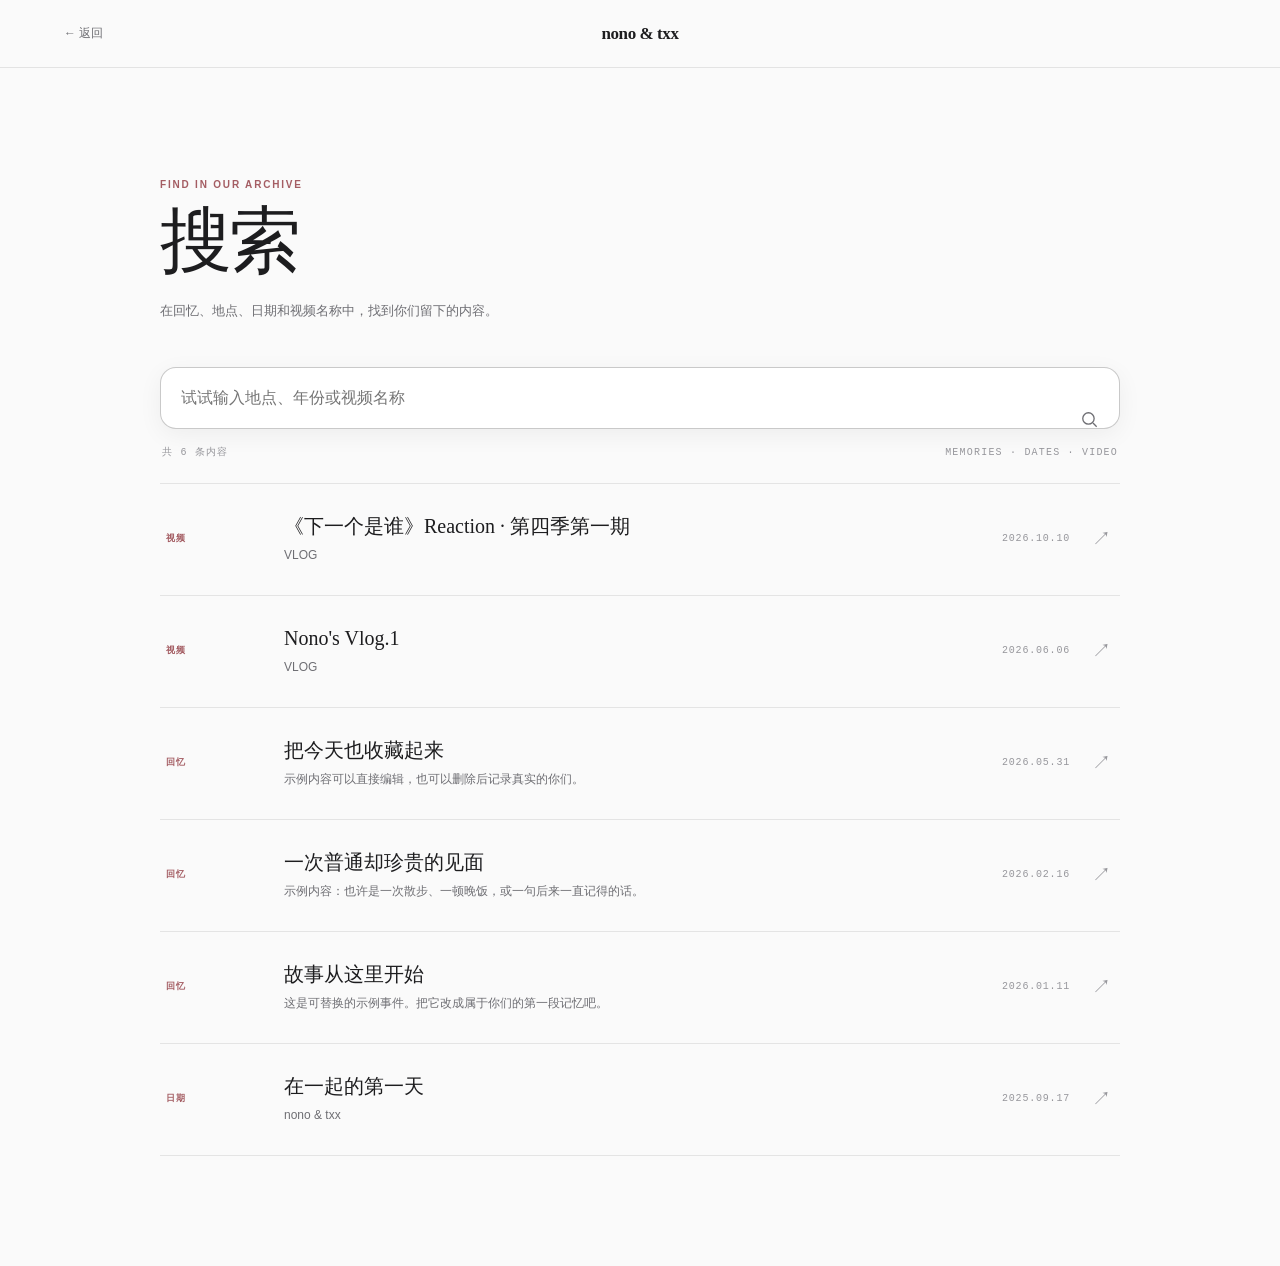
<file: search.html>
<!doctype html>
<html lang="zh-CN">
<head>
  <meta charset="utf-8">
  <meta name="viewport" content="width=device-width,initial-scale=1">
  <title>搜索 · nono & txx</title>
  <link rel="stylesheet" href="assets/page-transitions.css">
  <style>
    :root{--ink:var(--ui-ink);--muted:var(--ui-muted);--line:var(--ui-line);--paper:var(--ui-bg);--accent:var(--ui-accent)}*{box-sizing:border-box}html{background:var(--paper)}body{margin:0;color:var(--ink);background:var(--paper);font-family:var(--ui-font-sans)}.top{position:sticky;top:0;z-index:5;display:grid;grid-template-columns:1fr auto 1fr;align-items:center;height:var(--ui-header-height);padding:0 var(--ui-page-gutter);border-bottom:1px solid var(--line);background:rgba(250,250,250,.94)}button{font:inherit}.back{justify-self:start;padding:8px 0;border:0;color:var(--muted);background:none;font-size:12px;cursor:pointer}.brand{font:600 17px/1 var(--ui-font-display);letter-spacing:-.025em}.shell{width:min(960px,calc(100% - 56px));margin:auto;padding:clamp(72px,9vw,112px) 0 110px}.eyebrow{margin:0 0 15px;color:var(--accent);font:650 10px/1 var(--ui-font-sans);letter-spacing:.18em}.title{margin:0;font:500 clamp(48px,6vw,72px)/1.02 var(--ui-font-display);letter-spacing:-.045em}.lead{max-width:480px;margin:21px 0 44px;color:var(--muted);font-size:13px;line-height:1.8}.search-box{position:relative}.search-box input{width:100%;height:62px;padding:0 54px 0 20px;color:var(--ink);border:1px solid var(--line);border-radius:var(--ui-radius-md);outline:0;background:var(--ui-surface);font-size:16px;box-shadow:none;transition:border-color .2s,box-shadow .2s}.search-box input:focus{border-color:rgba(29,29,31,.24);box-shadow:var(--ui-shadow-card)}.search-box svg{position:absolute;top:20px;right:20px;width:21px;height:21px;fill:none;stroke:var(--muted);stroke-width:1.5}.summary{display:flex;justify-content:space-between;margin:19px 2px 25px;color:var(--ui-faint);font:10px/1 ui-monospace,monospace;letter-spacing:.12em}.results{border-top:1px solid var(--line)}.result{display:grid;grid-template-columns:96px 1fr auto 22px;gap:22px;align-items:center;min-height:112px;padding:23px 6px;border-bottom:1px solid var(--line);color:inherit;text-decoration:none;transition:background .2s,transform .22s var(--ui-ease-out)}.result:hover,.result:focus-visible{outline:0;background:var(--ui-surface);transform:translateY(-1px)}.result-type{color:var(--accent);font:650 9px/1 ui-monospace,monospace;letter-spacing:.13em}.result h2{margin:0 0 8px;font:500 20px/1.2 var(--ui-font-display)}.result p{max-width:610px;margin:0;overflow:hidden;color:var(--muted);font-size:12px;line-height:1.6;text-overflow:ellipsis;white-space:nowrap}.result time{color:var(--ui-faint);font:10px/1 ui-monospace,monospace;letter-spacing:.08em}.arrow{color:var(--ui-faint);font-size:19px}.empty{padding:70px 0;border-bottom:1px solid var(--line);color:var(--muted);text-align:center;font-size:13px}.empty b{display:block;margin-bottom:10px;color:var(--ink);font:500 25px var(--ui-font-display)}@media(max-width:650px){.shell{width:calc(100% - 34px);padding-top:55px}.lead{margin-bottom:32px}.result{grid-template-columns:72px 1fr;gap:12px}.result time{display:none}.arrow{display:none}}@media(prefers-reduced-motion:reduce){*{scroll-behavior:auto!important;transition:none!important}}
  </style>
</head>
<body>
  <header class="top"><button class="back" id="back">← 返回</button><div class="brand">nono &amp; txx</div><span></span></header>
  <main class="shell">
    <p class="eyebrow">FIND IN OUR ARCHIVE</p>
    <h1 class="title">搜索</h1>
    <p class="lead">在回忆、地点、日期和视频名称中，找到你们留下的内容。</p>
    <label class="search-box"><span hidden>搜索内容</span><input id="query" type="search" placeholder="试试输入地点、年份或视频名称" autocomplete="off" autofocus><svg viewBox="0 0 24 24" aria-hidden="true"><circle cx="10.8" cy="10.8" r="6.5"></circle><path d="m16 16 4.2 4.2"></path></svg></label>
    <div class="summary"><span id="status">正在读取档案</span><span>MEMORIES · DATES · VIDEO</span></div>
    <section class="results" id="results" aria-live="polite"></section>
  </main>
  <script src="assets/memory-library.js"></script>
  <script src="assets/video-library.js"></script>
  <script>
    const $=id=>document.getElementById(id),esc=value=>String(value||'').replace(/[&<>"']/g,char=>({'&':'&amp;','<':'&lt;','>':'&gt;','"':'&quot;',"'":'&#039;'}[char]));
    const normalize=value=>String(value||'').trim().toLocaleLowerCase('zh-CN');
    const matches=(value,query)=>normalize(query).split(/\s+/).filter(Boolean).every(word=>normalize(value).includes(word));
    const sortable=date=>String(date||'').replaceAll('.','-');
    const formatDate=date=>String(date||'').replaceAll('-','.');
    const datesKey='nono-important-dates-v1';
    let items=[];
    console.assert(matches('上海 2026.10.01','上海 2026')&&!matches('上海','北京'),'统一搜索匹配异常');

    function savedDates(){try{const value=JSON.parse(localStorage.getItem(datesKey));return Array.isArray(value)?value:[]}catch{return []}}
    async function load(){
      const memories=(await MemoryLibrary.all()).filter(item=>item.kind==='event').map(item=>({type:'回忆',title:item.title||'未命名回忆',date:item.date,description:[item.place,item.story].filter(Boolean).join(' · '),search:[item.title,item.place,item.story,item.date,formatDate(item.date)].join(' '),href:`memories.html?event=${encodeURIComponent(item.id)}`}));
      const videos=VideoLibrary.read(),videoItems=['vlog','dancee'].flatMap(category=>videos[category].map(item=>({type:'视频',title:item.autoName||item.name||'未命名视频',date:item.date,description:category==='vlog'?'VLOG':'DANCE',search:[item.autoName,item.name,item.date,category].join(' '),href:item.url||'video.html',external:Boolean(item.url)})));
      const important=[{id:'anniversary',title:'在一起的第一天',date:'2025-09-17',note:'nono & txx'} ,...savedDates()].map(item=>({type:'日期',title:item.title||'重要日期',date:item.date,description:item.note||'',search:[item.title,item.note,item.date,formatDate(item.date)].join(' '),href:'dates.html#archive'}));
      items=[...memories,...important,...videoItems].sort((a,b)=>sortable(b.date).localeCompare(sortable(a.date)));
      render();
    }
    function render(){
      const query=$('query').value,visible=query.trim()?items.filter(item=>matches(item.search,query)):items;
      $('status').textContent=query.trim()?`找到 ${visible.length} 条结果`:`共 ${visible.length} 条内容`;
      if(!visible.length){$('results').innerHTML='<div class="empty"><b>没有找到</b>换一个关键词、地点或年份试试。</div>';return}
      $('results').innerHTML=visible.map(item=>`<a class="result" href="${esc(item.href)}"${item.external?' target="_blank" rel="noopener noreferrer"':''}><span class="result-type">${item.type}</span><div><h2>${esc(item.title)}</h2><p>${esc(item.description||'打开查看')}</p></div><time>${esc(formatDate(item.date))}</time><span class="arrow" aria-hidden="true">↗</span></a>`).join('');
    }
    $('query').addEventListener('input',render);
    $('back').onclick=()=>{if(sessionStorage.getItem('nono-index-parent')==='1'){sessionStorage.removeItem('nono-index-parent');sessionStorage.setItem('nono-index-reset','1');location.href='index.html'}else if(history.length>1)history.back();else location.href='index.html'};
    load().catch(error=>{$('status').textContent='读取失败';$('results').innerHTML=`<div class="empty"><b>暂时无法读取</b>${esc(error?.message||'请刷新后重试')}</div>`});
  </script>
</body>
</html>
</file>
<file: assets/page-transitions.css>
@view-transition{navigation:auto}

:root{
  --ui-bg:#fafafa;
  --ui-bg-soft:#f5f5f3;
  --ui-surface:#fff;
  --ui-surface-soft:#f1f0ed;
  --ui-ink:#1d1d1f;
  --ui-muted:#6e6e73;
  --ui-faint:#97979c;
  --ui-line:rgba(29,29,31,.1);
  --ui-accent:#a45d63;
  --ui-danger:#984b50;
  --ui-font-sans:-apple-system,BlinkMacSystemFont,"SF Pro Text","PingFang SC","Microsoft YaHei",sans-serif;
  --ui-font-display:"Noto Serif SC","Songti SC","STSong",serif;
  --ui-radius-sm:10px;
  --ui-radius-md:16px;
  --ui-radius-lg:22px;
  --ui-radius-pill:999px;
  --ui-content:1200px;
  --ui-reading:720px;
  --ui-header-height:68px;
  --ui-page-gutter:clamp(24px,5vw,72px);
  --ui-section-gap:clamp(72px,9vw,124px);
  --ui-shadow-card:0 6px 24px rgba(20,20,22,.055);
  --ui-shadow-hover:0 14px 38px rgba(20,20,22,.08);
  --ui-shadow-dialog:0 24px 72px rgba(20,20,22,.16);
  --ui-fast:.16s;
  --ui-medium:.3s;
  --ui-slow:.44s;
  --ui-ease-out:cubic-bezier(.16,1,.3,1);
  --ui-focus:rgba(164,93,99,.58);
}

html{background:var(--ui-bg);-webkit-font-smoothing:antialiased;text-rendering:optimizeLegibility}

::selection{color:var(--ui-ink);background:rgba(164,93,99,.18)}

:where(button,a,input,textarea,select,summary):focus-visible{
  outline:2px solid var(--ui-focus);
  outline-offset:3px;
}

body>:is(.top,.topbar,.site-header){
  animation:shell-in .4s .04s cubic-bezier(.16,1,.3,1) both;
}

:is(.intro,.collection-head,.hero-copy,.lock-card)>*{
  animation:content-in .48s cubic-bezier(.16,1,.3,1) both;
}

:is(.intro,.collection-head,.hero-copy,.lock-card)>:nth-child(2){animation-delay:.06s}
:is(.intro,.collection-head,.hero-copy,.lock-card)>:nth-child(3){animation-delay:.11s}
:is(.intro,.collection-head,.hero-copy,.lock-card)>:nth-child(n+4){animation-delay:.15s}

dialog{
  opacity:0;
  transform:translateY(12px) scale(.985);
  transition:opacity .22s ease,transform .32s var(--ui-ease-out),overlay .32s allow-discrete,display .32s allow-discrete;
}

dialog[open]{
  opacity:1;
  transform:none;
}

@starting-style{
  dialog[open]{opacity:0;transform:translateY(12px) scale(.985)}
}

::view-transition-old(root){
  animation:page-out .24s cubic-bezier(.4,0,1,1) both;
}

::view-transition-new(root){
  animation:page-in .42s var(--ui-ease-out) both;
}

@keyframes page-out{
  to{opacity:0;transform:scale(.994)}
}

@keyframes page-in{
  from{opacity:0;transform:translateY(7px) scale(.997)}
}

@keyframes shell-in{
  from{opacity:0;transform:translateY(-5px)}
}

@keyframes content-in{
  from{opacity:0;transform:translateY(9px)}
}

.back{
  transition:opacity .18s ease,transform .22s cubic-bezier(.2,.8,.2,1);
}

.back:hover{
  opacity:.62;
  transform:translateX(-2px);
}

.back:focus-visible{
  outline-color:var(--ui-focus);
  outline-offset:4px;
  border-radius:4px;
}

@media(prefers-reduced-motion:reduce){
  html{scroll-behavior:auto!important}
  *,*::before,*::after{
    animation-duration:.01ms!important;
    animation-iteration-count:1!important;
    transition-duration:.01ms!important;
    transition-delay:0s!important;
    scroll-behavior:auto!important;
  }
  ::view-transition-old(root),::view-transition-new(root){animation:none!important}
  dialog{transform:none}
}
</file>
<file: assets/video-collection.css>
:root {
  --paper: var(--ui-bg);
  --card: var(--ui-surface);
  --ink: var(--ui-ink);
  --muted: var(--ui-muted);
  --line: var(--ui-line);
  --accent: var(--ui-accent);
  font-family: var(--ui-font-sans);
  color: var(--ink);
  background: var(--paper);
}

* { box-sizing: border-box; }
html { scroll-behavior: smooth; }
body {
  min-width: 900px;
  min-height: 100vh;
  margin: 0;
  background: var(--paper);
  -webkit-font-smoothing: antialiased;
}
button { font: inherit; cursor: pointer; }
button:focus-visible, a:focus-visible { outline-color: var(--ui-focus); outline-offset: 4px; }

.topbar {
  position: sticky;
  z-index: 10;
  top: 0;
  display: grid;
  height: var(--ui-header-height);
  grid-template-columns: 1fr auto 1fr;
  align-items: center;
  padding: 0 var(--ui-page-gutter);
  border-bottom: 1px solid var(--line);
  background: rgba(250, 250, 250, .96);
}
.back, .manage { border: 0; background: none; }
.back {
  justify-self: start;
  padding: 8px 0;
  color: #626267;
  font-size: 12px;
  letter-spacing: .08em;
  transition: color .2s, transform .2s;
}
.back:hover { color: var(--ink); transform: translateX(-3px); }
.brand { font: 600 17px/1 var(--ui-font-display); letter-spacing: -.025em; }
.manage {
  justify-self: end;
  min-width: 62px;
  padding: 9px 15px;
  color: #fff;
  border-radius: 999px;
  background: var(--ink);
  font-size: 11px;
  letter-spacing: .05em;
  transition: transform .25s, background .25s;
}
.manage:hover { background: #39393d; transform: translateY(-1px); }
.manage[aria-pressed="true"] { color: var(--ink); background: #e6e6e9; }
.manage[hidden] { display: none; }

main { width: min(1280px, calc(100% - 96px)); margin: auto; padding: 78px 0 124px; }
.collection-head {
  display: flex;
  align-items: flex-end;
  justify-content: space-between;
  gap: 40px;
  margin-bottom: 42px;
}
.kicker {
  margin: 0 0 18px;
  color: var(--accent);
  font-size: 10px;
  font-weight: 650;
  letter-spacing: .23em;
}
h1 {
  margin: 0;
  padding: 0;
  border: 0;
  font: 500 clamp(54px, 7vw, 88px)/.9 var(--ui-font-display);
  letter-spacing: -.05em;
}
.head-side { max-width: 270px; padding-bottom: 3px; text-align: right; }
.head-side p { margin: 0 0 17px; color: var(--muted); font-size: 12px; line-height: 1.75; }
.count { color: #99999e; font: 600 9px/1 ui-monospace, SFMono-Regular, Menlo, monospace; letter-spacing: .18em; }

.grid { display: grid; grid-template-columns: repeat(4, minmax(0, 1fr)); gap: 38px 18px; }
.item { position: relative; min-width: 0; }
.card {
  position: relative;
  display: block;
  height: 100%;
  padding: 0;
  overflow: hidden;
  color: var(--ink);
  border-radius: 0;
  background: transparent;
  box-shadow: none;
  text-decoration: none;
  transition: transform var(--ui-medium) var(--ui-ease-out), box-shadow var(--ui-medium) ease;
}
.card:hover { transform: translateY(-2px); box-shadow: none; }
.cover { position: relative; overflow: hidden; aspect-ratio: 16 / 10; border:1px solid var(--line); border-radius: 14px; background: #eeeef0; }
.cover::after { content: none; }
.cover img { display: block; width: 100%; height: 100%; object-fit: cover; transition: transform .6s cubic-bezier(.2, .7, .2, 1), filter .35s; }
.card:hover .cover img { transform: scale(1.015); }
.link-cover {
  display: grid;
  width: 100%;
  height: 100%;
  padding: 18px;
  place-items: center;
  color: #8c8c91;
  background: linear-gradient(145deg, #f1f1f3, #fafafa);
  font: 500 10px/1.55 ui-monospace, SFMono-Regular, Menlo, monospace;
  letter-spacing: .08em;
  text-align: center;
  overflow-wrap: anywhere;
}
.mark {
  display: none;
}
h2 { margin: 11px 1px 0; overflow: hidden; color: var(--ink); font-size: 14px; font-weight: 590; line-height: 1.35; text-overflow: ellipsis; white-space: nowrap; pointer-events: none; }
.date { display: block; margin: 4px 1px 0; color: var(--muted); font: 600 9px/1.2 ui-monospace, SFMono-Regular, Menlo, monospace; letter-spacing: .08em; pointer-events: none; }

.delete {
  position: absolute;
  z-index: 3;
  top: -10px;
  right: -10px;
  display: none;
  width: 32px;
  height: 32px;
  padding: 0;
  place-items: center;
  color: #fff;
  border: 2px solid var(--paper);
  border-radius: 50%;
  background: #b24f57;
  box-shadow: 0 5px 18px rgba(107, 34, 40, .2);
  font-size: 16px;
  line-height: 1;
}
.delete:hover { background: #913b42; }
.delete::before { content: none; }
.managing .delete { display: grid; }
.managing .card { pointer-events: none; }

.empty {
  position: relative;
  display: grid;
  min-height: 310px;
  grid-column: 1 / -1;
  margin: 0;
  place-items: center;
  overflow: hidden;
  color: #8e8e93;
  border:1px solid var(--line);
  border-radius: var(--ui-radius-md);
  background: #fff;
  box-shadow: none;
  font-size: 13px;
  letter-spacing: .06em;
  text-align: center;
}
.empty span { position: relative; z-index: 1; line-height: 1.8; }
.empty[hidden] { display: none; }

@media (max-width: 1100px) { .grid { grid-template-columns: repeat(3, minmax(0, 1fr)); } }
@media (prefers-reduced-motion: reduce) {
  html { scroll-behavior: auto; }
  *, *::before, *::after { transition-duration: .01ms !important; animation-duration: .01ms !important; animation-iteration-count: 1 !important; }
}
</file>
